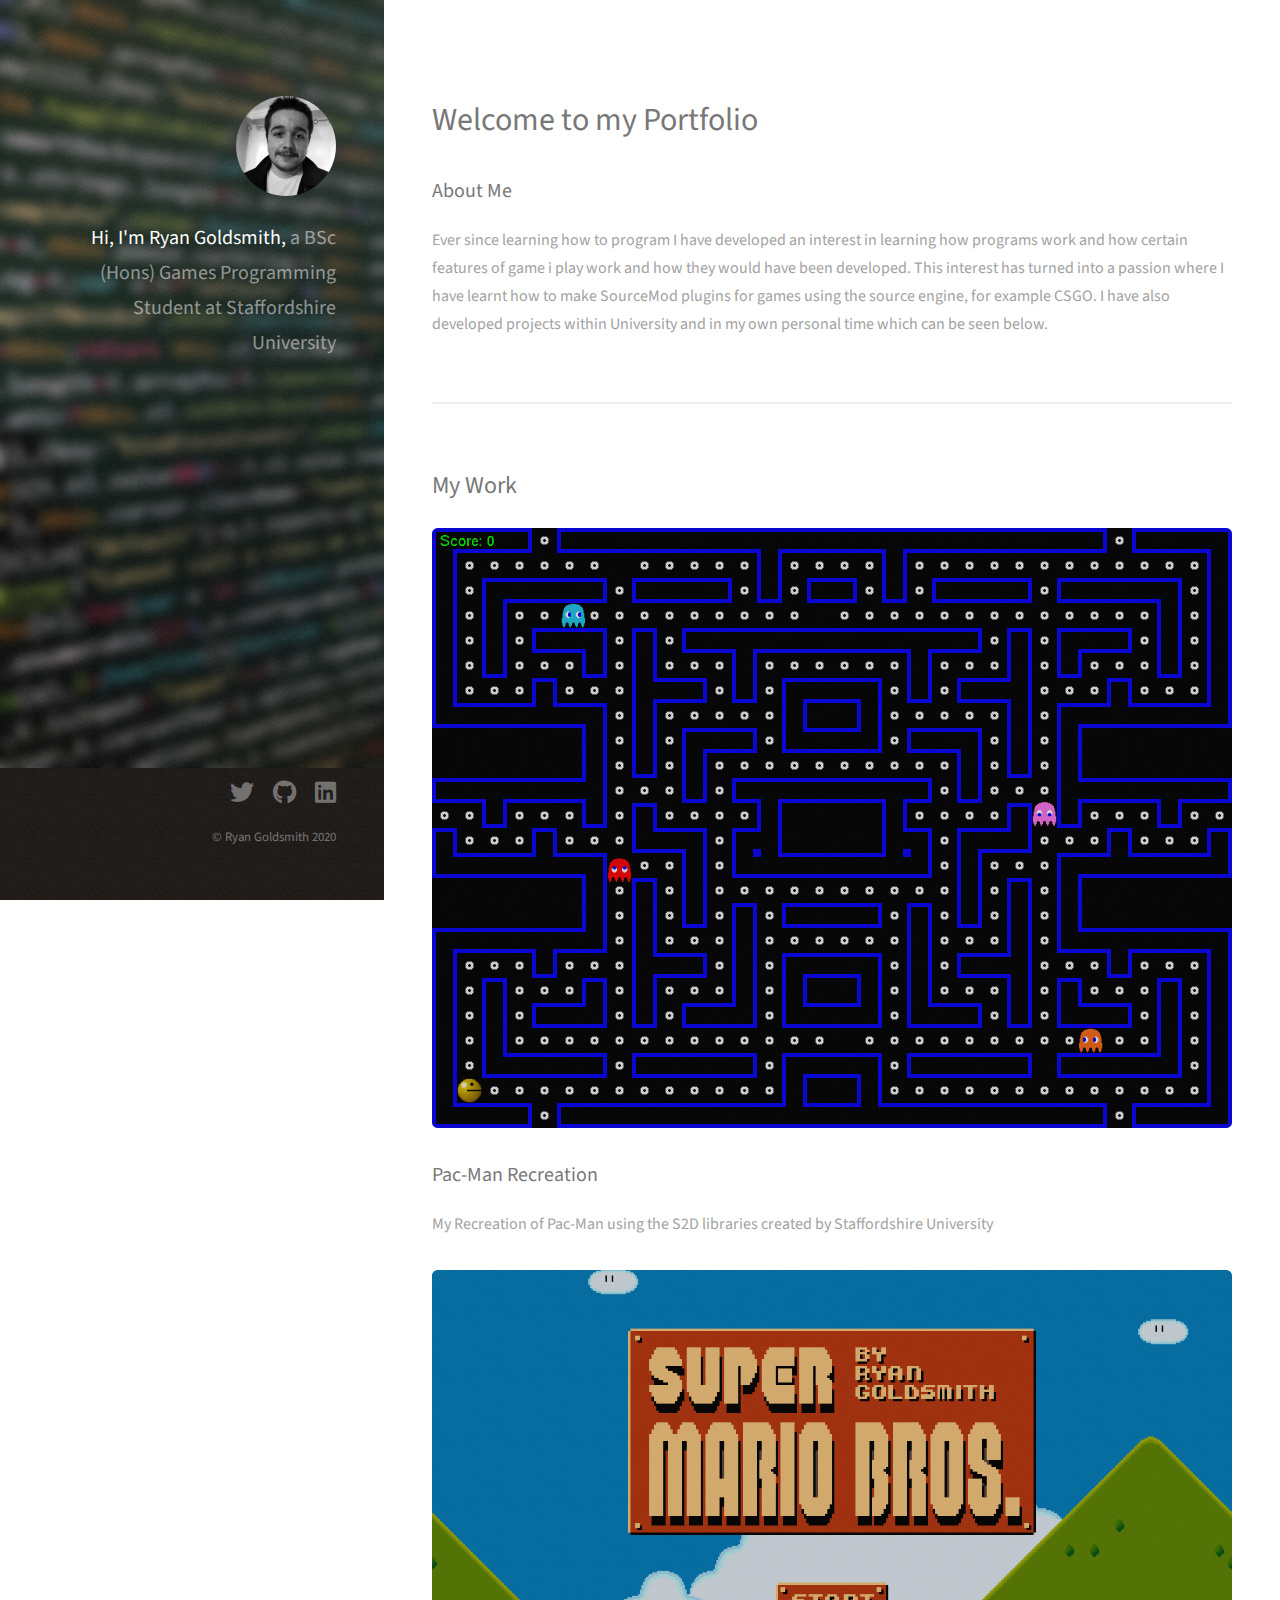
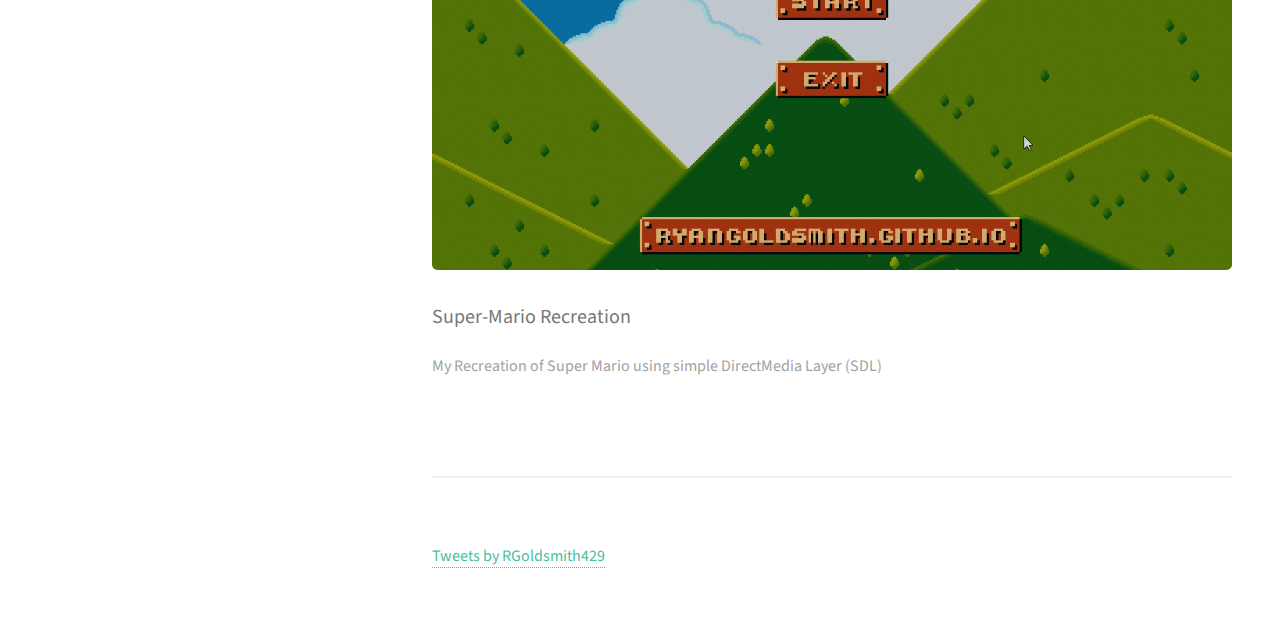
<file: index.html>
<!DOCTYPE HTML>
<!--
	Strata by HTML5 UP
	html5up.net | @ajlkn
	Free for personal and commercial use under the CCA 3.0 license (html5up.net/license)
-->
<html>
	<head>
		<title>Ryan Goldsmith</title>
		<meta charset="utf-8" />
		<meta name="viewport" content="width=device-width, initial-scale=1, user-scalable=no" />
		<link rel="stylesheet" href="assets/css/main.css" />
	</head>
	<body class="is-preload">

		<!-- Header -->
			<header id="header">
				<div class="inner">
					<a href="#" class="image avatar"><img src="images/avatar.jpg" alt="" /></a>
					<h1><strong>Hi, I'm Ryan Goldsmith,</strong> a BSc (Hons) Games Programming Student at Staffordshire University<br /></h1>
				</div>
			</header>

		<!-- Main -->
			<div id="main">

				<!-- One -->
					<section id="one">
						<header class="major">
							<h2>Welcome to my Portfolio</h2>
						</header>
						<h3>About Me</h3>
						<p>Ever since learning how to program I have developed an interest in learning how programs work and how certain features of game i play work and how they would have been developed.
							This interest has turned into a passion where I have learnt how to make SourceMod plugins for games using the source engine, for example CSGO.
							I have also developed projects within University and in my own personal time which can be seen below.</p>
					</section>

				<!-- Two -->
					<section id="two">
						<h2>My Work</h2>
						<div class="row">
							<article class="col-6 col-12-xlarge">
								<a href="Pacman.html" class="image fit thumb"><img src="images/ProjectImages/Pacman.png" alt="" /></a>
								<h3>Pac-Man Recreation</h3>
								<p>My Recreation of Pac-Man using the S2D libraries created by Staffordshire University</p>
							</article>
							<article class="col-6 col-12-xlarge">
								<a href="SuperMario.html" class="image fit thumb"><img src="images/ProjectImages/SuperMario.png" alt="" /></a>
								<h3>Super-Mario Recreation</h3>
								<p>My Recreation of Super Mario using simple DirectMedia Layer (SDL)</p>
							</article>
							<!-- Extra entries
							<article class="col-6 col-12-xsmall work-item">
								<a href="images/fulls/03.jpg" class="image fit thumb"><img src="images/thumbs/03.jpg" alt="" /></a>
								<h3>Tortor metus commodo</h3>
								<p>Lorem ipsum dolor sit amet nisl sed nullam feugiat.</p>
							</article>
							<article class="col-6 col-12-xsmall work-item">
								<a href="images/fulls/04.jpg" class="image fit thumb"><img src="images/thumbs/04.jpg" alt="" /></a>
								<h3>Quam neque phasellus</h3>
								<p>Lorem ipsum dolor sit amet nisl sed nullam feugiat.</p>
							</article>
							<article class="col-6 col-12-xsmall work-item">
								<a href="images/fulls/05.jpg" class="image fit thumb"><img src="images/thumbs/05.jpg" alt="" /></a>
								<h3>Nunc enim commodo aliquet</h3>
								<p>Lorem ipsum dolor sit amet nisl sed nullam feugiat.</p>
							</article>
							<article class="col-6 col-12-xsmall work-item">
								<a href="images/fulls/06.jpg" class="image fit thumb"><img src="images/thumbs/06.jpg" alt="" /></a>
								<h3>Risus ornare lacinia</h3>
								<p>Lorem ipsum dolor sit amet nisl sed nullam feugiat.</p>
							</article>
							<ul class="actions">
								<li><a href="#" class="button">Full Portfolio</a></li>
							</ul>
						-->
						</div>
					</section>

				<!-- Three -->
					<section id="three">
						<a class="twitter-timeline" data-width="width=device-width" data-height="800" data-theme="dark" href="https://twitter.com/RGoldsmith429?ref_src=twsrc%5Etfw">Tweets by RGoldsmith429</a>
						<script async src="https://platform.twitter.com/widgets.js" charset="utf-8"></script>
					</section>

				<!-- Four -->
<!--
					<section id="four">
						<h2>Elements</h2>

						<section>
							<h4>Text</h4>
							<p>This is <b>bold</b> and this is <strong>strong</strong>. This is <i>italic</i> and this is <em>emphasized</em>.
							This is <sup>superscript</sup> text and this is <sub>subscript</sub> text.
							This is <u>underlined</u> and this is code: <code>for (;;) { ... }</code>. Finally, <a href="#">this is a link</a>.</p>
							<hr />
							<header>
								<h4>Heading with a Subtitle</h4>
								<p>Lorem ipsum dolor sit amet nullam id egestas urna aliquam</p>
							</header>
							<p>Nunc lacinia ante nunc ac lobortis. Interdum adipiscing gravida odio porttitor sem non mi integer non faucibus ornare mi ut ante amet placerat aliquet. Volutpat eu sed ante lacinia sapien lorem accumsan varius montes viverra nibh in adipiscing blandit tempus accumsan.</p>
							<header>
								<h5>Heading with a Subtitle</h5>
								<p>Lorem ipsum dolor sit amet nullam id egestas urna aliquam</p>
							</header>
							<p>Nunc lacinia ante nunc ac lobortis. Interdum adipiscing gravida odio porttitor sem non mi integer non faucibus ornare mi ut ante amet placerat aliquet. Volutpat eu sed ante lacinia sapien lorem accumsan varius montes viverra nibh in adipiscing blandit tempus accumsan.</p>
							<hr />
							<h2>Heading Level 2</h2>
							<h3>Heading Level 3</h3>
							<h4>Heading Level 4</h4>
							<h5>Heading Level 5</h5>
							<h6>Heading Level 6</h6>
							<hr />
							<h5>Blockquote</h5>
							<blockquote>Fringilla nisl. Donec accumsan interdum nisi, quis tincidunt felis sagittis eget tempus euismod. Vestibulum ante ipsum primis in faucibus vestibulum. Blandit adipiscing eu felis iaculis volutpat ac adipiscing accumsan faucibus. Vestibulum ante ipsum primis in faucibus lorem ipsum dolor sit amet nullam adipiscing eu felis.</blockquote>
							<h5>Preformatted</h5>
							<pre><code>i = 0;

while (!deck.isInOrder()) {
print 'Iteration ' + i;
deck.shuffle();
i++;
}

print 'It took ' + i + ' iterations to sort the deck.';</code></pre>
						</section>

						<section>
							<h4>Lists</h4>
							<div class="row">
								<div class="col-6 col-12-xsmall">
									<h5>Unordered</h5>
									<ul>
										<li>Dolor pulvinar etiam magna etiam.</li>
										<li>Sagittis adipiscing lorem eleifend.</li>
										<li>Felis enim feugiat dolore viverra.</li>
									</ul>
									<h5>Alternate</h5>
									<ul class="alt">
										<li>Dolor pulvinar etiam magna etiam.</li>
										<li>Sagittis adipiscing lorem eleifend.</li>
										<li>Felis enim feugiat dolore viverra.</li>
									</ul>
								</div>
								<div class="col-6 col-12-xsmall">
									<h5>Ordered</h5>
									<ol>
										<li>Dolor pulvinar etiam magna etiam.</li>
										<li>Etiam vel felis at lorem sed viverra.</li>
										<li>Felis enim feugiat dolore viverra.</li>
										<li>Dolor pulvinar etiam magna etiam.</li>
										<li>Etiam vel felis at lorem sed viverra.</li>
										<li>Felis enim feugiat dolore viverra.</li>
									</ol>
									<h5>Icons</h5>
									<ul class="icons">
										<li><a href="#" class="icon brands fa-twitter"><span class="label">Twitter</span></a></li>
										<li><a href="#" class="icon brands fa-facebook-f"><span class="label">Facebook</span></a></li>
										<li><a href="#" class="icon brands fa-instagram"><span class="label">Instagram</span></a></li>
										<li><a href="#" class="icon brands fa-github"><span class="label">Github</span></a></li>
										<li><a href="#" class="icon brands fa-dribbble"><span class="label">Dribbble</span></a></li>
										<li><a href="#" class="icon brands fa-tumblr"><span class="label">Tumblr</span></a></li>
									</ul>
								</div>
							</div>
							<h5>Actions</h5>
							<ul class="actions">
								<li><a href="#" class="button primary">Default</a></li>
								<li><a href="#" class="button">Default</a></li>
							</ul>
							<ul class="actions small">
								<li><a href="#" class="button primary small">Small</a></li>
								<li><a href="#" class="button small">Small</a></li>
							</ul>
							<div class="row">
								<div class="col-6 col-12-small">
									<ul class="actions stacked">
										<li><a href="#" class="button primary">Default</a></li>
										<li><a href="#" class="button">Default</a></li>
									</ul>
								</div>
								<div class="col-6 col-12-small">
									<ul class="actions stacked">
										<li><a href="#" class="button primary small">Small</a></li>
										<li><a href="#" class="button small">Small</a></li>
									</ul>
								</div>
								<div class="col-6 col-12-small">
									<ul class="actions stacked">
										<li><a href="#" class="button primary fit">Default</a></li>
										<li><a href="#" class="button fit">Default</a></li>
									</ul>
								</div>
								<div class="col-6 col-12-small">
									<ul class="actions stacked">
										<li><a href="#" class="button primary small fit">Small</a></li>
										<li><a href="#" class="button small fit">Small</a></li>
									</ul>
								</div>
							</div>
						</section>

						<section>
							<h4>Table</h4>
							<h5>Default</h5>
							<div class="table-wrapper">
								<table>
									<thead>
										<tr>
											<th>Name</th>
											<th>Description</th>
											<th>Price</th>
										</tr>
									</thead>
									<tbody>
										<tr>
											<td>Item One</td>
											<td>Ante turpis integer aliquet porttitor.</td>
											<td>29.99</td>
										</tr>
										<tr>
											<td>Item Two</td>
											<td>Vis ac commodo adipiscing arcu aliquet.</td>
											<td>19.99</td>
										</tr>
										<tr>
											<td>Item Three</td>
											<td> Morbi faucibus arcu accumsan lorem.</td>
											<td>29.99</td>
										</tr>
										<tr>
											<td>Item Four</td>
											<td>Vitae integer tempus condimentum.</td>
											<td>19.99</td>
										</tr>
										<tr>
											<td>Item Five</td>
											<td>Ante turpis integer aliquet porttitor.</td>
											<td>29.99</td>
										</tr>
									</tbody>
									<tfoot>
										<tr>
											<td colspan="2"></td>
											<td>100.00</td>
										</tr>
									</tfoot>
								</table>
							</div>

							<h5>Alternate</h5>
							<div class="table-wrapper">
								<table class="alt">
									<thead>
										<tr>
											<th>Name</th>
											<th>Description</th>
											<th>Price</th>
										</tr>
									</thead>
									<tbody>
										<tr>
											<td>Item One</td>
											<td>Ante turpis integer aliquet porttitor.</td>
											<td>29.99</td>
										</tr>
										<tr>
											<td>Item Two</td>
											<td>Vis ac commodo adipiscing arcu aliquet.</td>
											<td>19.99</td>
										</tr>
										<tr>
											<td>Item Three</td>
											<td> Morbi faucibus arcu accumsan lorem.</td>
											<td>29.99</td>
										</tr>
										<tr>
											<td>Item Four</td>
											<td>Vitae integer tempus condimentum.</td>
											<td>19.99</td>
										</tr>
										<tr>
											<td>Item Five</td>
											<td>Ante turpis integer aliquet porttitor.</td>
											<td>29.99</td>
										</tr>
									</tbody>
									<tfoot>
										<tr>
											<td colspan="2"></td>
											<td>100.00</td>
										</tr>
									</tfoot>
								</table>
							</div>
						</section>

						<section>
							<h4>Buttons</h4>
							<ul class="actions">
								<li><a href="#" class="button primary">Primary</a></li>
								<li><a href="#" class="button">Default</a></li>
							</ul>
							<ul class="actions">
								<li><a href="#" class="button large">Large</a></li>
								<li><a href="#" class="button">Default</a></li>
								<li><a href="#" class="button small">Small</a></li>
							</ul>
							<ul class="actions fit">
								<li><a href="#" class="button primary fit">Fit</a></li>
								<li><a href="#" class="button fit">Fit</a></li>
							</ul>
							<ul class="actions fit small">
								<li><a href="#" class="button primary fit small">Fit + Small</a></li>
								<li><a href="#" class="button fit small">Fit + Small</a></li>
							</ul>
							<ul class="actions">
								<li><a href="#" class="button primary icon solid fa-download">Icon</a></li>
								<li><a href="#" class="button icon solid fa-download">Icon</a></li>
							</ul>
							<ul class="actions">
								<li><span class="button primary disabled">Primary</span></li>
								<li><span class="button disabled">Default</span></li>
							</ul>
						</section>

						<section>
							<h4>Form</h4>
							<form method="post" action="#">
								<div class="row gtr-uniform gtr-50">
									<div class="col-6 col-12-xsmall">
										<input type="text" name="demo-name" id="demo-name" value="" placeholder="Name" />
									</div>
									<div class="col-6 col-12-xsmall">
										<input type="email" name="demo-email" id="demo-email" value="" placeholder="Email" />
									</div>
									<div class="col-12">
										<select name="demo-category" id="demo-category">
											<option value="">- Category -</option>
											<option value="1">Manufacturing</option>
											<option value="1">Shipping</option>
											<option value="1">Administration</option>
											<option value="1">Human Resources</option>
										</select>
									</div>
									<div class="col-4 col-12-small">
										<input type="radio" id="demo-priority-low" name="demo-priority" checked>
										<label for="demo-priority-low">Low Priority</label>
									</div>
									<div class="col-4 col-12-small">
										<input type="radio" id="demo-priority-normal" name="demo-priority">
										<label for="demo-priority-normal">Normal Priority</label>
									</div>
									<div class="col-4 col-12-small">
										<input type="radio" id="demo-priority-high" name="demo-priority">
										<label for="demo-priority-high">High Priority</label>
									</div>
									<div class="col-6 col-12-small">
										<input type="checkbox" id="demo-copy" name="demo-copy">
										<label for="demo-copy">Email me a copy of this message</label>
									</div>
									<div class="col-6 col-12-small">
										<input type="checkbox" id="demo-human" name="demo-human" checked>
										<label for="demo-human">I am a human and not a robot</label>
									</div>
									<div class="col-12">
										<textarea name="demo-message" id="demo-message" placeholder="Enter your message" rows="6"></textarea>
									</div>
									<div class="col-12">
										<ul class="actions">
											<li><input type="submit" value="Send Message" class="primary" /></li>
											<li><input type="reset" value="Reset" /></li>
										</ul>
									</div>
								</div>
							</form>
						</section>

						<section>
							<h4>Image</h4>
							<h5>Fit</h5>
							<div class="box alt">
								<div class="row gtr-50 gtr-uniform">
									<div class="col-12"><span class="image fit"><img src="images/fulls/05.jpg" alt="" /></span></div>
									<div class="col-4"><span class="image fit"><img src="images/thumbs/01.jpg" alt="" /></span></div>
									<div class="col-4"><span class="image fit"><img src="images/thumbs/02.jpg" alt="" /></span></div>
									<div class="col-4"><span class="image fit"><img src="images/thumbs/03.jpg" alt="" /></span></div>
									<div class="col-4"><span class="image fit"><img src="images/thumbs/04.jpg" alt="" /></span></div>
									<div class="col-4"><span class="image fit"><img src="images/thumbs/05.jpg" alt="" /></span></div>
									<div class="col-4"><span class="image fit"><img src="images/thumbs/06.jpg" alt="" /></span></div>
									<div class="col-4"><span class="image fit"><img src="images/thumbs/03.jpg" alt="" /></span></div>
									<div class="col-4"><span class="image fit"><img src="images/thumbs/02.jpg" alt="" /></span></div>
									<div class="col-4"><span class="image fit"><img src="images/thumbs/01.jpg" alt="" /></span></div>
								</div>
							</div>
							<h5>Left &amp; Right</h5>
							<p><span class="image left"><img src="images/avatar.jpg" alt="" /></span>Fringilla nisl. Donec accumsan interdum nisi, quis tincidunt felis sagittis eget. tempus euismod. Vestibulum ante ipsum primis in faucibus vestibulum. Blandit adipiscing eu felis iaculis volutpat ac adipiscing accumsan eu faucibus. Integer ac pellentesque praesent tincidunt felis sagittis eget. tempus euismod. Vestibulum ante ipsum primis in faucibus vestibulum. Blandit adipiscing eu felis iaculis volutpat ac adipiscing accumsan eu faucibus. Integer ac pellentesque praesent. Donec accumsan interdum nisi, quis tincidunt felis sagittis eget. tempus euismod. Vestibulum ante ipsum primis in faucibus vestibulum. Blandit adipiscing eu felis iaculis volutpat ac adipiscing accumsan eu faucibus. Integer ac pellentesque praesent tincidunt felis sagittis eget. tempus euismod. Vestibulum ante ipsum primis in faucibus vestibulum. Blandit adipiscing eu felis iaculis volutpat ac adipiscing accumsan eu faucibus. Integer ac pellentesque praesent.</p>
							<p><span class="image right"><img src="images/avatar.jpg" alt="" /></span>Fringilla nisl. Donec accumsan interdum nisi, quis tincidunt felis sagittis eget. tempus euismod. Vestibulum ante ipsum primis in faucibus vestibulum. Blandit adipiscing eu felis iaculis volutpat ac adipiscing accumsan eu faucibus. Integer ac pellentesque praesent tincidunt felis sagittis eget. tempus euismod. Vestibulum ante ipsum primis in faucibus vestibulum. Blandit adipiscing eu felis iaculis volutpat ac adipiscing accumsan eu faucibus. Integer ac pellentesque praesent. Donec accumsan interdum nisi, quis tincidunt felis sagittis eget. tempus euismod. Vestibulum ante ipsum primis in faucibus vestibulum. Blandit adipiscing eu felis iaculis volutpat ac adipiscing accumsan eu faucibus. Integer ac pellentesque praesent tincidunt felis sagittis eget. tempus euismod. Vestibulum ante ipsum primis in faucibus vestibulum. Blandit adipiscing eu felis iaculis volutpat ac adipiscing accumsan eu faucibus. Integer ac pellentesque praesent.</p>
						</section>

					</section>


			</div>
-->
		<!-- Footer -->
			<footer id="footer">
				<div class="inner">
					<ul class="icons">
						<li><a href="https://twitter.com/RGoldsmith429" target="_blank" class="icon brands fa-twitter"><span class="label">Twitter</span></a></li>
						<li><a href="https://github.com/ryangoldsmith" target="_blank" class="icon brands fa-github"><span class="label">Github</span></a></li>
						<li><a href="https://www.linkedin.com/in/ryan-goldsmith-5b7974194/" target="_blank" class="icon brands fa-linkedin"><span class="label">Dribbble</span></a></li>
					</ul>
					<ul class="copyright">
						<li>&copy; Ryan Goldsmith 2020</li>
					</ul>
				</div>
			</footer>

		<!-- Scripts -->
			<script src="assets/js/jquery.min.js"></script>
			<script src="assets/js/jquery.poptrox.min.js"></script>
			<script src="assets/js/browser.min.js"></script>
			<script src="assets/js/breakpoints.min.js"></script>
			<script src="assets/js/util.js"></script>
			<script src="assets/js/main.js"></script>

	</body>
</html>
</file>
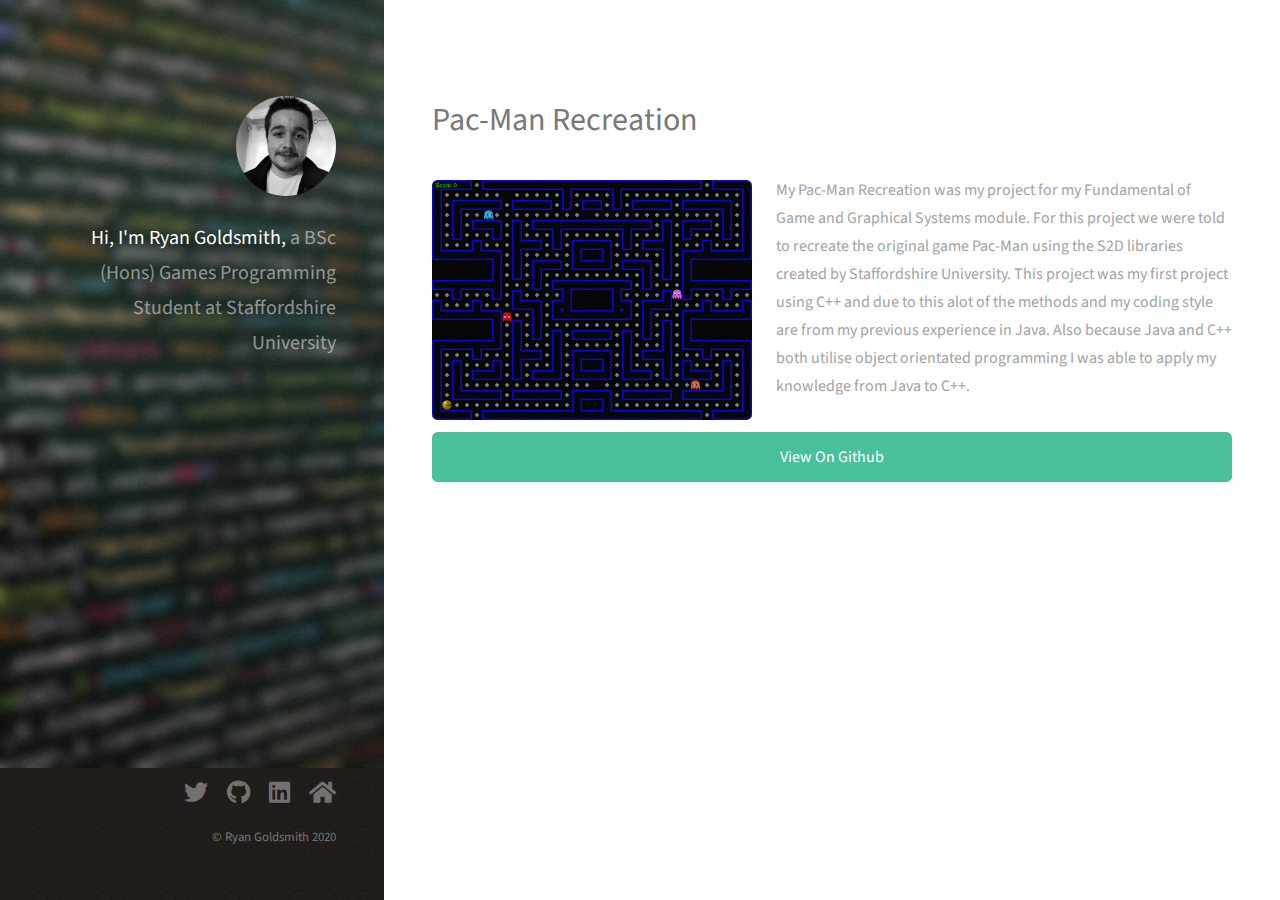
<file: Pacman.html>
<!DOCTYPE HTML>
<!--
	Strata by HTML5 UP
	html5up.net | @ajlkn
	Free for personal and commercial use under the CCA 3.0 license (html5up.net/license)
-->
<html>
	<head>
		<title>Ryan Goldsmith</title>
		<meta charset="utf-8" />
		<meta name="viewport" content="width=device-width, initial-scale=1, user-scalable=no" />
		<link rel="stylesheet" href="assets/css/main.css" />
	</head>
	<body class="is-preload">

		<!-- Header -->
			<header id="header">
				<div class="inner">
					<a href="index.html" class="image avatar"><img src="images/avatar.jpg" alt="" /></a>
					<h1><strong>Hi, I'm Ryan Goldsmith,</strong> a BSc (Hons) Games Programming Student at Staffordshire University<br /></h1>
				</div>
			</header>

		<!-- Main -->
			<div id="main">

				<!-- One -->
					<section id="one">
						<header class="major">
							<h2>Pac-Man Recreation</h2>
						</header>
						<p><span class="image left"><img src="images/ProjectImages/Pacman.png" alt="" /></span>My Pac-Man Recreation was my project for my Fundamental of Game and Graphical Systems module.
						For this project we were told to recreate the original game Pac-Man using the S2D libraries created by Staffordshire University.
						This project was my first project using C++ and due to this alot of the methods and my coding style are from my previous experience in Java.
						Also because Java and C++ both utilise object orientated programming I was able to apply my knowledge from Java to C++.</p>
						<ul class="actions fit">
							<li><a href="https://github.com/ryangoldsmith/Pacman" target="_blank" class="button primary fit">View On Github</a></li>
						</ul>
					</section>
			</div>

		<!-- Footer -->
			<footer id="footer">
				<div class="inner">
					<ul class="icons">
						<li><a href="https://twitter.com/RGoldsmith429" target="_blank" class="icon brands fa-twitter"><span class="label">Twitter</span></a></li>
						<li><a href="https://github.com/ryangoldsmith" target="_blank" class="icon brands fa-github"><span class="label">Github</span></a></li>
						<li><a href="https://www.linkedin.com/in/ryan-goldsmith-5b7974194/" target="_blank" class="icon brands fa-linkedin"><span class="label">LinkedIn</span></a></li>
						<li><a href="index.html" class="icon solid fa-home"><span class="label">Home</span></a></li>

					</ul>
					<ul class="copyright">
						<li>&copy; Ryan Goldsmith 2020</li>
					</ul>
				</div>
			</footer>

		<!-- Scripts -->
			<script src="assets/js/jquery.min.js"></script>
			<script src="assets/js/jquery.poptrox.min.js"></script>
			<script src="assets/js/browser.min.js"></script>
			<script src="assets/js/breakpoints.min.js"></script>
			<script src="assets/js/util.js"></script>
			<script src="assets/js/main.js"></script>

	</body>
</html>
</file>
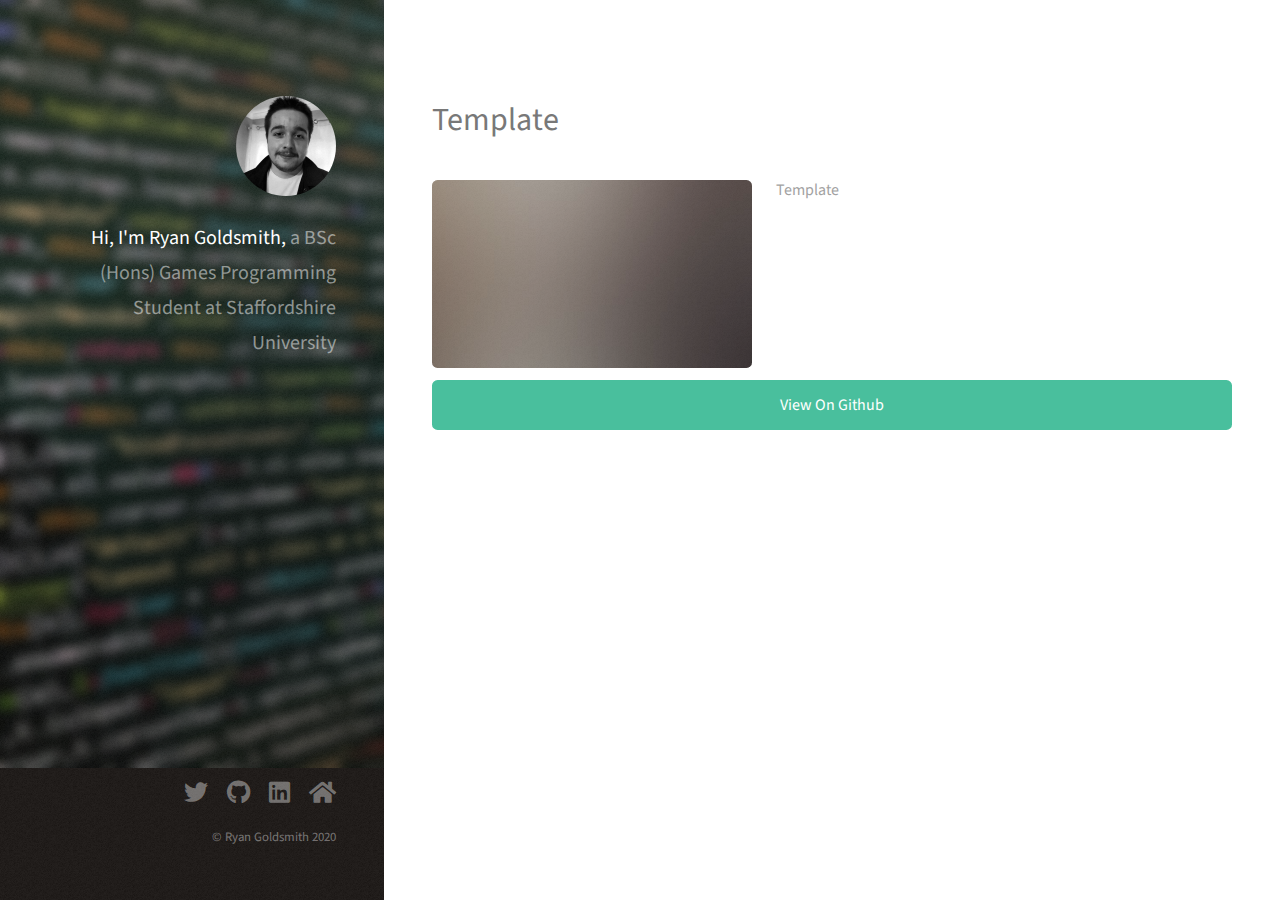
<file: SuperMario.html>
<!DOCTYPE HTML>
<!--
	Strata by HTML5 UP
	html5up.net | @ajlkn
	Free for personal and commercial use under the CCA 3.0 license (html5up.net/license)
-->
<html>
	<head>
		<title>Ryan Goldsmith</title>
		<meta charset="utf-8" />
		<meta name="viewport" content="width=device-width, initial-scale=1, user-scalable=no" />
		<link rel="stylesheet" href="assets/css/main.css" />
	</head>
	<body class="is-preload">

		<!-- Header -->
			<header id="header">
				<div class="inner">
					<a href="index.html" class="image avatar"><img src="images/avatar.jpg" alt="" /></a>
					<h1><strong>Hi, I'm Ryan Goldsmith,</strong> a BSc (Hons) Games Programming Student at Staffordshire University<br /></h1>
				</div>
			</header>

		<!-- Main -->
			<div id="main">

				<!-- One -->
					<section id="one">
						<header class="major">
							<h2>Template</h2>
						</header>
						<p><span class="image left"><img src="images/thumbs/01.jpg" alt="" /></span>Template</p>
						<ul class="actions fit">
							<li><a href="https://github.com/ryangoldsmith/SuperMario" target="_blank" class="button primary fit">View On Github</a></li>
						</ul>
					</section>
			</div>

		<!-- Footer -->
			<footer id="footer">
				<div class="inner">
					<ul class="icons">
						<li><a href="https://twitter.com/RGoldsmith429" target="_blank" class="icon brands fa-twitter"><span class="label">Twitter</span></a></li>
						<li><a href="https://github.com/ryangoldsmith" target="_blank" class="icon brands fa-github"><span class="label">Github</span></a></li>
						<li><a href="https://www.linkedin.com/in/ryan-goldsmith-5b7974194/" target="_blank" class="icon brands fa-linkedin"><span class="label">LinkedIn</span></a></li>
						<li><a href="index.html" class="icon solid fa-home"><span class="label">Home</span></a></li>

					</ul>
					<ul class="copyright">
						<li>&copy; Ryan Goldsmith 2020</li>
					</ul>
				</div>
			</footer>

		<!-- Scripts -->
			<script src="assets/js/jquery.min.js"></script>
			<script src="assets/js/jquery.poptrox.min.js"></script>
			<script src="assets/js/browser.min.js"></script>
			<script src="assets/js/breakpoints.min.js"></script>
			<script src="assets/js/util.js"></script>
			<script src="assets/js/main.js"></script>

	</body>
</html>
</file>
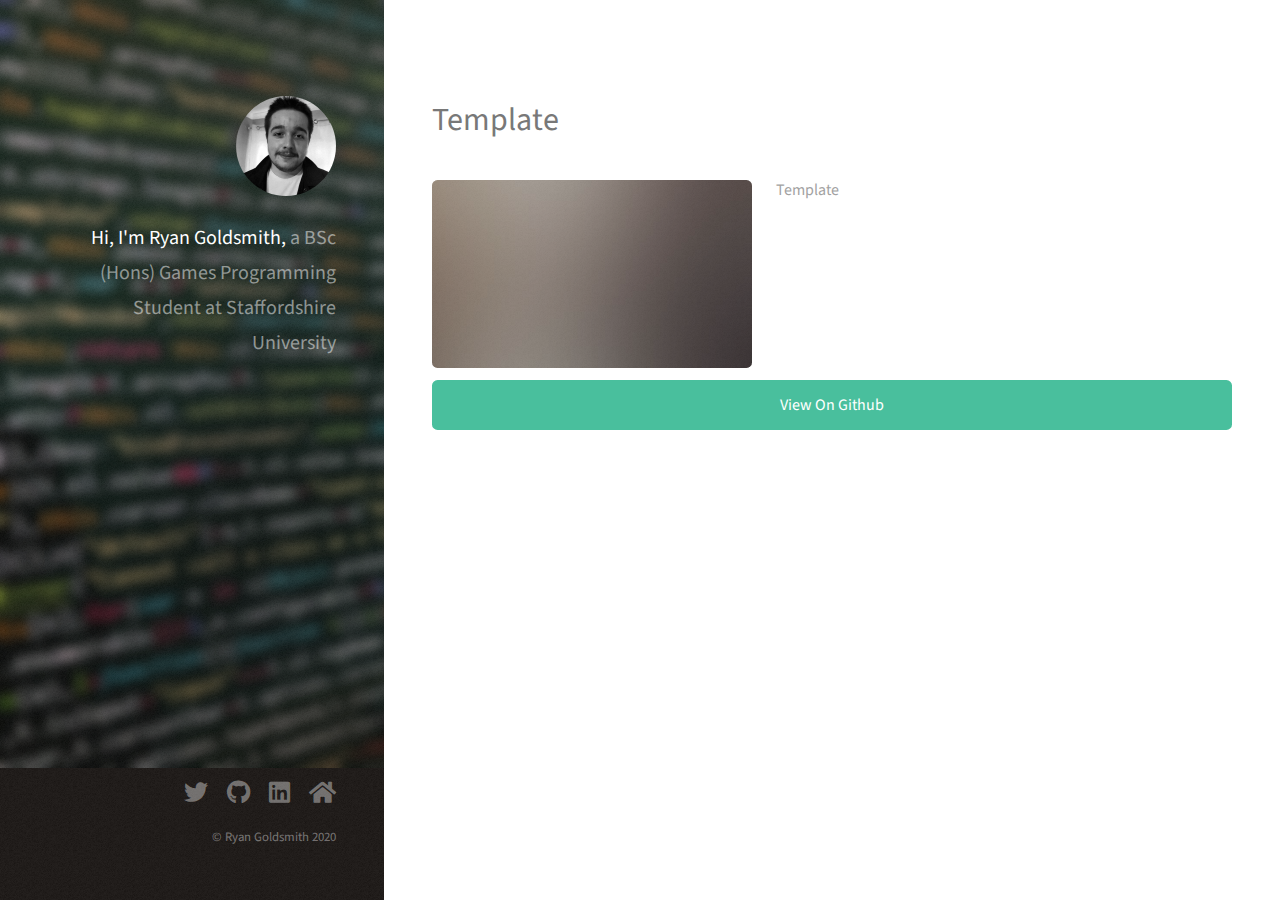
<file: template.html>
<!DOCTYPE HTML>
<!--
	Strata by HTML5 UP
	html5up.net | @ajlkn
	Free for personal and commercial use under the CCA 3.0 license (html5up.net/license)
-->
<html>
	<head>
		<title>Ryan Goldsmith</title>
		<meta charset="utf-8" />
		<meta name="viewport" content="width=device-width, initial-scale=1, user-scalable=no" />
		<link rel="stylesheet" href="assets/css/main.css" />
	</head>
	<body class="is-preload">

		<!-- Header -->
			<header id="header">
				<div class="inner">
					<a href="index.html" class="image avatar"><img src="images/avatar.jpg" alt="" /></a>
					<h1><strong>Hi, I'm Ryan Goldsmith,</strong> a BSc (Hons) Games Programming Student at Staffordshire University<br /></h1>
				</div>
			</header>

		<!-- Main -->
			<div id="main">

				<!-- One -->
					<section id="one">
						<header class="major">
							<h2>Template</h2>
						</header>
						<p><span class="image left"><img src="images/thumbs/01.jpg" alt="" /></span>Template</p>
						<ul class="actions fit">
							<li><a href="https://github.com/ryangoldsmith/Pacman" class="button primary fit">View On Github</a></li>
						</ul>
					</section>
			</div>

		<!-- Footer -->
			<footer id="footer">
				<div class="inner">
					<ul class="icons">
						<li><a href="https://twitter.com/RGoldsmith429" target="_blank" class="icon brands fa-twitter"><span class="label">Twitter</span></a></li>
						<li><a href="https://github.com/ryangoldsmith" target="_blank" class="icon brands fa-github"><span class="label">Github</span></a></li>
						<li><a href="https://www.linkedin.com/in/ryan-goldsmith-5b7974194/" target="_blank" class="icon brands fa-linkedin"><span class="label">LinkedIn</span></a></li>
						<li><a href="index.html" class="icon solid fa-home"><span class="label">Home</span></a></li>

					</ul>
					<ul class="copyright">
						<li>&copy; Ryan Goldsmith 2020</li>
					</ul>
				</div>
			</footer>

		<!-- Scripts -->
			<script src="assets/js/jquery.min.js"></script>
			<script src="assets/js/jquery.poptrox.min.js"></script>
			<script src="assets/js/browser.min.js"></script>
			<script src="assets/js/breakpoints.min.js"></script>
			<script src="assets/js/util.js"></script>
			<script src="assets/js/main.js"></script>

	</body>
</html>
</file>
<file: assets/css/main.css>
@import url("fontawesome-all.min.css");
@import url("https://fonts.googleapis.com/css?family=Source+Sans+Pro:400,400italic");

/*
	Strata by HTML5 UP
	html5up.net | @ajlkn
	Free for personal and commercial use under the CCA 3.0 license (html5up.net/license)
*/

html, body, div, span, applet, object,
iframe, h1, h2, h3, h4, h5, h6, p, blockquote,
pre, a, abbr, acronym, address, big, cite,
code, del, dfn, em, img, ins, kbd, q, s, samp,
small, strike, strong, sub, sup, tt, var, b,
u, i, center, dl, dt, dd, ol, ul, li, fieldset,
form, label, legend, table, caption, tbody,
tfoot, thead, tr, th, td, article, aside,
canvas, details, embed, figure, figcaption,
footer, header, hgroup, menu, nav, output, ruby,
section, summary, time, mark, audio, video {
	margin: 0;
	padding: 0;
	border: 0;
	font-size: 100%;
	font: inherit;
	vertical-align: baseline;}

article, aside, details, figcaption, figure,
footer, header, hgroup, menu, nav, section {
	display: block;}

body {
	line-height: 1;
}

ol, ul {
	list-style: none;
}

blockquote, q {
	quotes: none;
}

	blockquote:before, blockquote:after, q:before, q:after {
		content: '';
		content: none;
	}

table {
	border-collapse: collapse;
	border-spacing: 0;
}

body {
	-webkit-text-size-adjust: none;
}

mark {
	background-color: transparent;
	color: inherit;
}

input::-moz-focus-inner {
	border: 0;
	padding: 0;
}

input, select, textarea {
	-moz-appearance: none;
	-webkit-appearance: none;
	-ms-appearance: none;
	appearance: none;
}

/* Basic */

	html {
		box-sizing: border-box;
	}

	*, *:before, *:after {
		box-sizing: inherit;
	}

	body {
		background: #fff;
	}

		body.is-preload *, body.is-preload *:before, body.is-preload *:after {
			-moz-animation: none !important;
			-webkit-animation: none !important;
			-ms-animation: none !important;
			animation: none !important;
			-moz-transition: none !important;
			-webkit-transition: none !important;
			-ms-transition: none !important;
			transition: none !important;
		}

	body, input, select, textarea {
		color: #a2a2a2;
		font-family: "Source Sans Pro", Helvetica, sans-serif;
		font-size: 16pt;
		font-weight: 400;
		line-height: 1.75em;
	}

	a {
		-moz-transition: color 0.2s ease-in-out, border-color 0.2s ease-in-out;
		-webkit-transition: color 0.2s ease-in-out, border-color 0.2s ease-in-out;
		-ms-transition: color 0.2s ease-in-out, border-color 0.2s ease-in-out;
		transition: color 0.2s ease-in-out, border-color 0.2s ease-in-out;
		border-bottom: dotted 1px;
		color: #49bf9d;
		text-decoration: none;
	}

		a:hover {
			border-bottom-color: transparent;
			color: #49bf9d !important;
			text-decoration: none;
		}

	strong, b {
		color: #787878;
		font-weight: 400;
	}

	em, i {
		font-style: italic;
	}

	p {
		margin: 0 0 2em 0;
	}

	h1, h2, h3, h4, h5, h6 {
		color: #787878;
		font-weight: 400;
		line-height: 1em;
		margin: 0 0 1em 0;
	}

		h1 a, h2 a, h3 a, h4 a, h5 a, h6 a {
			color: inherit;
			text-decoration: none;
		}

	h1 {
		font-size: 2em;
		line-height: 1.5em;
	}

	h2 {
		font-size: 1.5em;
		line-height: 1.5em;
	}

	h3 {
		font-size: 1.25em;
		line-height: 1.5em;
	}

	h4 {
		font-size: 1.1em;
		line-height: 1.5em;
	}

	h5 {
		font-size: 0.9em;
		line-height: 1.5em;
	}

	h6 {
		font-size: 0.7em;
		line-height: 1.5em;
	}

	sub {
		font-size: 0.8em;
		position: relative;
		top: 0.5em;
	}

	sup {
		font-size: 0.8em;
		position: relative;
		top: -0.5em;
	}

	hr {
		border: 0;
		border-bottom: solid 2px #efefef;
		margin: 2em 0;
	}

		hr.major {
			margin: 3em 0;
		}

	blockquote {
		border-left: solid 6px #efefef;
		font-style: italic;
		margin: 0 0 2em 0;
		padding: 0.5em 0 0.5em 1.5em;
	}

	code {
		background: #f7f7f7;
		border-radius: 0.35em;
		border: solid 2px #efefef;
		font-family: "Courier New", monospace;
		font-size: 0.9em;
		margin: 0 0.25em;
		padding: 0.25em 0.65em;
	}

	pre {
		-webkit-overflow-scrolling: touch;
		font-family: "Courier New", monospace;
		font-size: 0.9em;
		margin: 0 0 2em 0;
	}

		pre code {
			display: block;
			line-height: 1.75em;
			padding: 1em 1.5em;
			overflow-x: auto;
		}

	.align-left {
		text-align: left;
	}

	.align-center {
		text-align: center;
	}

	.align-right {
		text-align: right;
	}

/* Container */

	.container {
		margin: 0 auto;
		max-width: calc(100% - 4em);
		width: 100%;
	}

		.container.xsmall {
			width: 25%;
		}

		.container.small {
			width: 50%;
		}

		.container.medium {
			width: 75%;
		}

		.container.large {
			width: 125%;
		}

		.container.xlarge {
			width: 150%;
		}

		.container.max {
			width: 100%;
		}

		@media screen and (max-width: 980px) {

			.container {
				width: 100% !important;
				max-width: 100% !important;
			}

		}

		@media screen and (max-width: 480px) {

			.container {
				max-width: calc(100% - 3em);
			}

		}

/* Row */

	.row {
		display: flex;
		flex-wrap: wrap;
		box-sizing: border-box;
		align-items: stretch;
	}

		.row > * {
			box-sizing: border-box;
		}

		.row.gtr-uniform > * > :last-child {
			margin-bottom: 0;
		}

		.row.aln-left {
			justify-content: flex-start;
		}

		.row.aln-center {
			justify-content: center;
		}

		.row.aln-right {
			justify-content: flex-end;
		}

		.row.aln-top {
			align-items: flex-start;
		}

		.row.aln-middle {
			align-items: center;
		}

		.row.aln-bottom {
			align-items: flex-end;
		}

		.row > .imp {
			order: -1;
		}

		.row > .col-1 {
			width: 8.33333%;
		}

		.row > .off-1 {
			margin-left: 8.33333%;
		}

		.row > .col-2 {
			width: 16.66667%;
		}

		.row > .off-2 {
			margin-left: 16.66667%;
		}

		.row > .col-3 {
			width: 25%;
		}

		.row > .off-3 {
			margin-left: 25%;
		}

		.row > .col-4 {
			width: 33.33333%;
		}

		.row > .off-4 {
			margin-left: 33.33333%;
		}

		.row > .col-5 {
			width: 41.66667%;
		}

		.row > .off-5 {
			margin-left: 41.66667%;
		}

		.row > .col-6 {
			width: 50%;
		}

		.row > .off-6 {
			margin-left: 50%;
		}

		.row > .col-7 {
			width: 58.33333%;
		}

		.row > .off-7 {
			margin-left: 58.33333%;
		}

		.row > .col-8 {
			width: 66.66667%;
		}

		.row > .off-8 {
			margin-left: 66.66667%;
		}

		.row > .col-9 {
			width: 75%;
		}

		.row > .off-9 {
			margin-left: 75%;
		}

		.row > .col-10 {
			width: 83.33333%;
		}

		.row > .off-10 {
			margin-left: 83.33333%;
		}

		.row > .col-11 {
			width: 91.66667%;
		}

		.row > .off-11 {
			margin-left: 91.66667%;
		}

		.row > .col-12 {
			width: 100%;
		}

		.row > .off-12 {
			margin-left: 100%;
		}

		.row.gtr-0 {
			margin-top: 0;
			margin-left: 0em;
		}

			.row.gtr-0 > * {
				padding: 0 0 0 0em;
			}

			.row.gtr-0.gtr-uniform {
				margin-top: 0em;
			}

				.row.gtr-0.gtr-uniform > * {
					padding-top: 0em;
				}

		.row.gtr-25 {
			margin-top: 0;
			margin-left: -0.625em;
		}

			.row.gtr-25 > * {
				padding: 0 0 0 0.625em;
			}

			.row.gtr-25.gtr-uniform {
				margin-top: -0.625em;
			}

				.row.gtr-25.gtr-uniform > * {
					padding-top: 0.625em;
				}

		.row.gtr-50 {
			margin-top: 0;
			margin-left: -1.25em;
		}

			.row.gtr-50 > * {
				padding: 0 0 0 1.25em;
			}

			.row.gtr-50.gtr-uniform {
				margin-top: -1.25em;
			}

				.row.gtr-50.gtr-uniform > * {
					padding-top: 1.25em;
				}

		.row {
			margin-top: 0;
			margin-left: -2.5em;
		}

			.row > * {
				padding: 0 0 0 2.5em;
			}

			.row.gtr-uniform {
				margin-top: -2.5em;
			}

				.row.gtr-uniform > * {
					padding-top: 2.5em;
				}

		.row.gtr-150 {
			margin-top: 0;
			margin-left: -3.75em;
		}

			.row.gtr-150 > * {
				padding: 0 0 0 3.75em;
			}

			.row.gtr-150.gtr-uniform {
				margin-top: -3.75em;
			}

				.row.gtr-150.gtr-uniform > * {
					padding-top: 3.75em;
				}

		.row.gtr-200 {
			margin-top: 0;
			margin-left: -5em;
		}

			.row.gtr-200 > * {
				padding: 0 0 0 5em;
			}

			.row.gtr-200.gtr-uniform {
				margin-top: -5em;
			}

				.row.gtr-200.gtr-uniform > * {
					padding-top: 5em;
				}

		@media screen and (max-width: 1800px) {

			.row {
				display: flex;
				flex-wrap: wrap;
				box-sizing: border-box;
				align-items: stretch;
			}

				.row > * {
					box-sizing: border-box;
				}

				.row.gtr-uniform > * > :last-child {
					margin-bottom: 0;
				}

				.row.aln-left {
					justify-content: flex-start;
				}

				.row.aln-center {
					justify-content: center;
				}

				.row.aln-right {
					justify-content: flex-end;
				}

				.row.aln-top {
					align-items: flex-start;
				}

				.row.aln-middle {
					align-items: center;
				}

				.row.aln-bottom {
					align-items: flex-end;
				}

				.row > .imp-xlarge {
					order: -1;
				}

				.row > .col-1-xlarge {
					width: 8.33333%;
				}

				.row > .off-1-xlarge {
					margin-left: 8.33333%;
				}

				.row > .col-2-xlarge {
					width: 16.66667%;
				}

				.row > .off-2-xlarge {
					margin-left: 16.66667%;
				}

				.row > .col-3-xlarge {
					width: 25%;
				}

				.row > .off-3-xlarge {
					margin-left: 25%;
				}

				.row > .col-4-xlarge {
					width: 33.33333%;
				}

				.row > .off-4-xlarge {
					margin-left: 33.33333%;
				}

				.row > .col-5-xlarge {
					width: 41.66667%;
				}

				.row > .off-5-xlarge {
					margin-left: 41.66667%;
				}

				.row > .col-6-xlarge {
					width: 50%;
				}

				.row > .off-6-xlarge {
					margin-left: 50%;
				}

				.row > .col-7-xlarge {
					width: 58.33333%;
				}

				.row > .off-7-xlarge {
					margin-left: 58.33333%;
				}

				.row > .col-8-xlarge {
					width: 66.66667%;
				}

				.row > .off-8-xlarge {
					margin-left: 66.66667%;
				}

				.row > .col-9-xlarge {
					width: 75%;
				}

				.row > .off-9-xlarge {
					margin-left: 75%;
				}

				.row > .col-10-xlarge {
					width: 83.33333%;
				}

				.row > .off-10-xlarge {
					margin-left: 83.33333%;
				}

				.row > .col-11-xlarge {
					width: 91.66667%;
				}

				.row > .off-11-xlarge {
					margin-left: 91.66667%;
				}

				.row > .col-12-xlarge {
					width: 100%;
				}

				.row > .off-12-xlarge {
					margin-left: 100%;
				}

				.row.gtr-0 {
					margin-top: 0;
					margin-left: 0em;
				}

					.row.gtr-0 > * {
						padding: 0 0 0 0em;
					}

					.row.gtr-0.gtr-uniform {
						margin-top: 0em;
					}

						.row.gtr-0.gtr-uniform > * {
							padding-top: 0em;
						}

				.row.gtr-25 {
					margin-top: 0;
					margin-left: -0.625em;
				}

					.row.gtr-25 > * {
						padding: 0 0 0 0.625em;
					}

					.row.gtr-25.gtr-uniform {
						margin-top: -0.625em;
					}

						.row.gtr-25.gtr-uniform > * {
							padding-top: 0.625em;
						}

				.row.gtr-50 {
					margin-top: 0;
					margin-left: -1.25em;
				}

					.row.gtr-50 > * {
						padding: 0 0 0 1.25em;
					}

					.row.gtr-50.gtr-uniform {
						margin-top: -1.25em;
					}

						.row.gtr-50.gtr-uniform > * {
							padding-top: 1.25em;
						}

				.row {
					margin-top: 0;
					margin-left: -2.5em;
				}

					.row > * {
						padding: 0 0 0 2.5em;
					}

					.row.gtr-uniform {
						margin-top: -2.5em;
					}

						.row.gtr-uniform > * {
							padding-top: 2.5em;
						}

				.row.gtr-150 {
					margin-top: 0;
					margin-left: -3.75em;
				}

					.row.gtr-150 > * {
						padding: 0 0 0 3.75em;
					}

					.row.gtr-150.gtr-uniform {
						margin-top: -3.75em;
					}

						.row.gtr-150.gtr-uniform > * {
							padding-top: 3.75em;
						}

				.row.gtr-200 {
					margin-top: 0;
					margin-left: -5em;
				}

					.row.gtr-200 > * {
						padding: 0 0 0 5em;
					}

					.row.gtr-200.gtr-uniform {
						margin-top: -5em;
					}

						.row.gtr-200.gtr-uniform > * {
							padding-top: 5em;
						}

		}

		@media screen and (max-width: 1280px) {

			.row {
				display: flex;
				flex-wrap: wrap;
				box-sizing: border-box;
				align-items: stretch;
			}

				.row > * {
					box-sizing: border-box;
				}

				.row.gtr-uniform > * > :last-child {
					margin-bottom: 0;
				}

				.row.aln-left {
					justify-content: flex-start;
				}

				.row.aln-center {
					justify-content: center;
				}

				.row.aln-right {
					justify-content: flex-end;
				}

				.row.aln-top {
					align-items: flex-start;
				}

				.row.aln-middle {
					align-items: center;
				}

				.row.aln-bottom {
					align-items: flex-end;
				}

				.row > .imp-large {
					order: -1;
				}

				.row > .col-1-large {
					width: 8.33333%;
				}

				.row > .off-1-large {
					margin-left: 8.33333%;
				}

				.row > .col-2-large {
					width: 16.66667%;
				}

				.row > .off-2-large {
					margin-left: 16.66667%;
				}

				.row > .col-3-large {
					width: 25%;
				}

				.row > .off-3-large {
					margin-left: 25%;
				}

				.row > .col-4-large {
					width: 33.33333%;
				}

				.row > .off-4-large {
					margin-left: 33.33333%;
				}

				.row > .col-5-large {
					width: 41.66667%;
				}

				.row > .off-5-large {
					margin-left: 41.66667%;
				}

				.row > .col-6-large {
					width: 50%;
				}

				.row > .off-6-large {
					margin-left: 50%;
				}

				.row > .col-7-large {
					width: 58.33333%;
				}

				.row > .off-7-large {
					margin-left: 58.33333%;
				}

				.row > .col-8-large {
					width: 66.66667%;
				}

				.row > .off-8-large {
					margin-left: 66.66667%;
				}

				.row > .col-9-large {
					width: 75%;
				}

				.row > .off-9-large {
					margin-left: 75%;
				}

				.row > .col-10-large {
					width: 83.33333%;
				}

				.row > .off-10-large {
					margin-left: 83.33333%;
				}

				.row > .col-11-large {
					width: 91.66667%;
				}

				.row > .off-11-large {
					margin-left: 91.66667%;
				}

				.row > .col-12-large {
					width: 100%;
				}

				.row > .off-12-large {
					margin-left: 100%;
				}

				.row.gtr-0 {
					margin-top: 0;
					margin-left: 0em;
				}

					.row.gtr-0 > * {
						padding: 0 0 0 0em;
					}

					.row.gtr-0.gtr-uniform {
						margin-top: 0em;
					}

						.row.gtr-0.gtr-uniform > * {
							padding-top: 0em;
						}

				.row.gtr-25 {
					margin-top: 0;
					margin-left: -0.5em;
				}

					.row.gtr-25 > * {
						padding: 0 0 0 0.5em;
					}

					.row.gtr-25.gtr-uniform {
						margin-top: -0.5em;
					}

						.row.gtr-25.gtr-uniform > * {
							padding-top: 0.5em;
						}

				.row.gtr-50 {
					margin-top: 0;
					margin-left: -1em;
				}

					.row.gtr-50 > * {
						padding: 0 0 0 1em;
					}

					.row.gtr-50.gtr-uniform {
						margin-top: -1em;
					}

						.row.gtr-50.gtr-uniform > * {
							padding-top: 1em;
						}

				.row {
					margin-top: 0;
					margin-left: -2em;
				}

					.row > * {
						padding: 0 0 0 2em;
					}

					.row.gtr-uniform {
						margin-top: -2em;
					}

						.row.gtr-uniform > * {
							padding-top: 2em;
						}

				.row.gtr-150 {
					margin-top: 0;
					margin-left: -3em;
				}

					.row.gtr-150 > * {
						padding: 0 0 0 3em;
					}

					.row.gtr-150.gtr-uniform {
						margin-top: -3em;
					}

						.row.gtr-150.gtr-uniform > * {
							padding-top: 3em;
						}

				.row.gtr-200 {
					margin-top: 0;
					margin-left: -4em;
				}

					.row.gtr-200 > * {
						padding: 0 0 0 4em;
					}

					.row.gtr-200.gtr-uniform {
						margin-top: -4em;
					}

						.row.gtr-200.gtr-uniform > * {
							padding-top: 4em;
						}

		}

		@media screen and (max-width: 980px) {

			.row {
				display: flex;
				flex-wrap: wrap;
				box-sizing: border-box;
				align-items: stretch;
			}

				.row > * {
					box-sizing: border-box;
				}

				.row.gtr-uniform > * > :last-child {
					margin-bottom: 0;
				}

				.row.aln-left {
					justify-content: flex-start;
				}

				.row.aln-center {
					justify-content: center;
				}

				.row.aln-right {
					justify-content: flex-end;
				}

				.row.aln-top {
					align-items: flex-start;
				}

				.row.aln-middle {
					align-items: center;
				}

				.row.aln-bottom {
					align-items: flex-end;
				}

				.row > .imp-medium {
					order: -1;
				}

				.row > .col-1-medium {
					width: 8.33333%;
				}

				.row > .off-1-medium {
					margin-left: 8.33333%;
				}

				.row > .col-2-medium {
					width: 16.66667%;
				}

				.row > .off-2-medium {
					margin-left: 16.66667%;
				}

				.row > .col-3-medium {
					width: 25%;
				}

				.row > .off-3-medium {
					margin-left: 25%;
				}

				.row > .col-4-medium {
					width: 33.33333%;
				}

				.row > .off-4-medium {
					margin-left: 33.33333%;
				}

				.row > .col-5-medium {
					width: 41.66667%;
				}

				.row > .off-5-medium {
					margin-left: 41.66667%;
				}

				.row > .col-6-medium {
					width: 50%;
				}

				.row > .off-6-medium {
					margin-left: 50%;
				}

				.row > .col-7-medium {
					width: 58.33333%;
				}

				.row > .off-7-medium {
					margin-left: 58.33333%;
				}

				.row > .col-8-medium {
					width: 66.66667%;
				}

				.row > .off-8-medium {
					margin-left: 66.66667%;
				}

				.row > .col-9-medium {
					width: 75%;
				}

				.row > .off-9-medium {
					margin-left: 75%;
				}

				.row > .col-10-medium {
					width: 83.33333%;
				}

				.row > .off-10-medium {
					margin-left: 83.33333%;
				}

				.row > .col-11-medium {
					width: 91.66667%;
				}

				.row > .off-11-medium {
					margin-left: 91.66667%;
				}

				.row > .col-12-medium {
					width: 100%;
				}

				.row > .off-12-medium {
					margin-left: 100%;
				}

				.row.gtr-0 {
					margin-top: 0;
					margin-left: 0em;
				}

					.row.gtr-0 > * {
						padding: 0 0 0 0em;
					}

					.row.gtr-0.gtr-uniform {
						margin-top: 0em;
					}

						.row.gtr-0.gtr-uniform > * {
							padding-top: 0em;
						}

				.row.gtr-25 {
					margin-top: 0;
					margin-left: -0.5em;
				}

					.row.gtr-25 > * {
						padding: 0 0 0 0.5em;
					}

					.row.gtr-25.gtr-uniform {
						margin-top: -0.5em;
					}

						.row.gtr-25.gtr-uniform > * {
							padding-top: 0.5em;
						}

				.row.gtr-50 {
					margin-top: 0;
					margin-left: -1em;
				}

					.row.gtr-50 > * {
						padding: 0 0 0 1em;
					}

					.row.gtr-50.gtr-uniform {
						margin-top: -1em;
					}

						.row.gtr-50.gtr-uniform > * {
							padding-top: 1em;
						}

				.row {
					margin-top: 0;
					margin-left: -2em;
				}

					.row > * {
						padding: 0 0 0 2em;
					}

					.row.gtr-uniform {
						margin-top: -2em;
					}

						.row.gtr-uniform > * {
							padding-top: 2em;
						}

				.row.gtr-150 {
					margin-top: 0;
					margin-left: -3em;
				}

					.row.gtr-150 > * {
						padding: 0 0 0 3em;
					}

					.row.gtr-150.gtr-uniform {
						margin-top: -3em;
					}

						.row.gtr-150.gtr-uniform > * {
							padding-top: 3em;
						}

				.row.gtr-200 {
					margin-top: 0;
					margin-left: -4em;
				}

					.row.gtr-200 > * {
						padding: 0 0 0 4em;
					}

					.row.gtr-200.gtr-uniform {
						margin-top: -4em;
					}

						.row.gtr-200.gtr-uniform > * {
							padding-top: 4em;
						}

		}

		@media screen and (max-width: 736px) {

			.row {
				display: flex;
				flex-wrap: wrap;
				box-sizing: border-box;
				align-items: stretch;
			}

				.row > * {
					box-sizing: border-box;
				}

				.row.gtr-uniform > * > :last-child {
					margin-bottom: 0;
				}

				.row.aln-left {
					justify-content: flex-start;
				}

				.row.aln-center {
					justify-content: center;
				}

				.row.aln-right {
					justify-content: flex-end;
				}

				.row.aln-top {
					align-items: flex-start;
				}

				.row.aln-middle {
					align-items: center;
				}

				.row.aln-bottom {
					align-items: flex-end;
				}

				.row > .imp-small {
					order: -1;
				}

				.row > .col-1-small {
					width: 8.33333%;
				}

				.row > .off-1-small {
					margin-left: 8.33333%;
				}

				.row > .col-2-small {
					width: 16.66667%;
				}

				.row > .off-2-small {
					margin-left: 16.66667%;
				}

				.row > .col-3-small {
					width: 25%;
				}

				.row > .off-3-small {
					margin-left: 25%;
				}

				.row > .col-4-small {
					width: 33.33333%;
				}

				.row > .off-4-small {
					margin-left: 33.33333%;
				}

				.row > .col-5-small {
					width: 41.66667%;
				}

				.row > .off-5-small {
					margin-left: 41.66667%;
				}

				.row > .col-6-small {
					width: 50%;
				}

				.row > .off-6-small {
					margin-left: 50%;
				}

				.row > .col-7-small {
					width: 58.33333%;
				}

				.row > .off-7-small {
					margin-left: 58.33333%;
				}

				.row > .col-8-small {
					width: 66.66667%;
				}

				.row > .off-8-small {
					margin-left: 66.66667%;
				}

				.row > .col-9-small {
					width: 75%;
				}

				.row > .off-9-small {
					margin-left: 75%;
				}

				.row > .col-10-small {
					width: 83.33333%;
				}

				.row > .off-10-small {
					margin-left: 83.33333%;
				}

				.row > .col-11-small {
					width: 91.66667%;
				}

				.row > .off-11-small {
					margin-left: 91.66667%;
				}

				.row > .col-12-small {
					width: 100%;
				}

				.row > .off-12-small {
					margin-left: 100%;
				}

				.row.gtr-0 {
					margin-top: 0;
					margin-left: 0em;
				}

					.row.gtr-0 > * {
						padding: 0 0 0 0em;
					}

					.row.gtr-0.gtr-uniform {
						margin-top: 0em;
					}

						.row.gtr-0.gtr-uniform > * {
							padding-top: 0em;
						}

				.row.gtr-25 {
					margin-top: 0;
					margin-left: -0.375em;
				}

					.row.gtr-25 > * {
						padding: 0 0 0 0.375em;
					}

					.row.gtr-25.gtr-uniform {
						margin-top: -0.375em;
					}

						.row.gtr-25.gtr-uniform > * {
							padding-top: 0.375em;
						}

				.row.gtr-50 {
					margin-top: 0;
					margin-left: -0.75em;
				}

					.row.gtr-50 > * {
						padding: 0 0 0 0.75em;
					}

					.row.gtr-50.gtr-uniform {
						margin-top: -0.75em;
					}

						.row.gtr-50.gtr-uniform > * {
							padding-top: 0.75em;
						}

				.row {
					margin-top: 0;
					margin-left: -1.5em;
				}

					.row > * {
						padding: 0 0 0 1.5em;
					}

					.row.gtr-uniform {
						margin-top: -1.5em;
					}

						.row.gtr-uniform > * {
							padding-top: 1.5em;
						}

				.row.gtr-150 {
					margin-top: 0;
					margin-left: -2.25em;
				}

					.row.gtr-150 > * {
						padding: 0 0 0 2.25em;
					}

					.row.gtr-150.gtr-uniform {
						margin-top: -2.25em;
					}

						.row.gtr-150.gtr-uniform > * {
							padding-top: 2.25em;
						}

				.row.gtr-200 {
					margin-top: 0;
					margin-left: -3em;
				}

					.row.gtr-200 > * {
						padding: 0 0 0 3em;
					}

					.row.gtr-200.gtr-uniform {
						margin-top: -3em;
					}

						.row.gtr-200.gtr-uniform > * {
							padding-top: 3em;
						}

		}

		@media screen and (max-width: 480px) {

			.row {
				display: flex;
				flex-wrap: wrap;
				box-sizing: border-box;
				align-items: stretch;
			}

				.row > * {
					box-sizing: border-box;
				}

				.row.gtr-uniform > * > :last-child {
					margin-bottom: 0;
				}

				.row.aln-left {
					justify-content: flex-start;
				}

				.row.aln-center {
					justify-content: center;
				}

				.row.aln-right {
					justify-content: flex-end;
				}

				.row.aln-top {
					align-items: flex-start;
				}

				.row.aln-middle {
					align-items: center;
				}

				.row.aln-bottom {
					align-items: flex-end;
				}

				.row > .imp-xsmall {
					order: -1;
				}

				.row > .col-1-xsmall {
					width: 8.33333%;
				}

				.row > .off-1-xsmall {
					margin-left: 8.33333%;
				}

				.row > .col-2-xsmall {
					width: 16.66667%;
				}

				.row > .off-2-xsmall {
					margin-left: 16.66667%;
				}

				.row > .col-3-xsmall {
					width: 25%;
				}

				.row > .off-3-xsmall {
					margin-left: 25%;
				}

				.row > .col-4-xsmall {
					width: 33.33333%;
				}

				.row > .off-4-xsmall {
					margin-left: 33.33333%;
				}

				.row > .col-5-xsmall {
					width: 41.66667%;
				}

				.row > .off-5-xsmall {
					margin-left: 41.66667%;
				}

				.row > .col-6-xsmall {
					width: 50%;
				}

				.row > .off-6-xsmall {
					margin-left: 50%;
				}

				.row > .col-7-xsmall {
					width: 58.33333%;
				}

				.row > .off-7-xsmall {
					margin-left: 58.33333%;
				}

				.row > .col-8-xsmall {
					width: 66.66667%;
				}

				.row > .off-8-xsmall {
					margin-left: 66.66667%;
				}

				.row > .col-9-xsmall {
					width: 75%;
				}

				.row > .off-9-xsmall {
					margin-left: 75%;
				}

				.row > .col-10-xsmall {
					width: 83.33333%;
				}

				.row > .off-10-xsmall {
					margin-left: 83.33333%;
				}

				.row > .col-11-xsmall {
					width: 91.66667%;
				}

				.row > .off-11-xsmall {
					margin-left: 91.66667%;
				}

				.row > .col-12-xsmall {
					width: 100%;
				}

				.row > .off-12-xsmall {
					margin-left: 100%;
				}

				.row.gtr-0 {
					margin-top: 0;
					margin-left: 0em;
				}

					.row.gtr-0 > * {
						padding: 0 0 0 0em;
					}

					.row.gtr-0.gtr-uniform {
						margin-top: 0em;
					}

						.row.gtr-0.gtr-uniform > * {
							padding-top: 0em;
						}

				.row.gtr-25 {
					margin-top: 0;
					margin-left: -0.375em;
				}

					.row.gtr-25 > * {
						padding: 0 0 0 0.375em;
					}

					.row.gtr-25.gtr-uniform {
						margin-top: -0.375em;
					}

						.row.gtr-25.gtr-uniform > * {
							padding-top: 0.375em;
						}

				.row.gtr-50 {
					margin-top: 0;
					margin-left: -0.75em;
				}

					.row.gtr-50 > * {
						padding: 0 0 0 0.75em;
					}

					.row.gtr-50.gtr-uniform {
						margin-top: -0.75em;
					}

						.row.gtr-50.gtr-uniform > * {
							padding-top: 0.75em;
						}

				.row {
					margin-top: 0;
					margin-left: -1.5em;
				}

					.row > * {
						padding: 0 0 0 1.5em;
					}

					.row.gtr-uniform {
						margin-top: -1.5em;
					}

						.row.gtr-uniform > * {
							padding-top: 1.5em;
						}

				.row.gtr-150 {
					margin-top: 0;
					margin-left: -2.25em;
				}

					.row.gtr-150 > * {
						padding: 0 0 0 2.25em;
					}

					.row.gtr-150.gtr-uniform {
						margin-top: -2.25em;
					}

						.row.gtr-150.gtr-uniform > * {
							padding-top: 2.25em;
						}

				.row.gtr-200 {
					margin-top: 0;
					margin-left: -3em;
				}

					.row.gtr-200 > * {
						padding: 0 0 0 3em;
					}

					.row.gtr-200.gtr-uniform {
						margin-top: -3em;
					}

						.row.gtr-200.gtr-uniform > * {
							padding-top: 3em;
						}

		}

/* Section/Article */

	section.special, article.special {
		text-align: center;
	}

	header p {
		color: #b2b2b2;
		position: relative;
		margin: 0 0 1.5em 0;
	}

	header h2 + p {
		font-size: 1.25em;
		margin-top: -1em;
		line-height: 1.5em;
	}

	header h3 + p {
		font-size: 1.1em;
		margin-top: -0.8em;
		line-height: 1.5em;
	}

	header h4 + p,
	header h5 + p,
	header h6 + p {
		font-size: 0.9em;
		margin-top: -0.6em;
		line-height: 1.5em;
	}

	header.major h2 {
		font-size: 2em;
	}

/* Form */

	form {
		margin: 0 0 2em 0;
	}

	label {
		color: #787878;
		display: block;
		font-size: 0.9em;
		font-weight: 400;
		margin: 0 0 1em 0;
	}

	input[type="text"],
	input[type="password"],
	input[type="email"],
	select,
	textarea {
		-moz-appearance: none;
		-webkit-appearance: none;
		-ms-appearance: none;
		appearance: none;
		background: #f7f7f7;
		border-radius: 0.35em;
		border: solid 2px transparent;
		color: inherit;
		display: block;
		outline: 0;
		padding: 0 0.75em;
		text-decoration: none;
		width: 100%;
	}

		input[type="text"]:invalid,
		input[type="password"]:invalid,
		input[type="email"]:invalid,
		select:invalid,
		textarea:invalid {
			box-shadow: none;
		}

		input[type="text"]:focus,
		input[type="password"]:focus,
		input[type="email"]:focus,
		select:focus,
		textarea:focus {
			border-color: #49bf9d;
		}

	select {
		background-image: url("data:image/svg+xml;charset=utf8,%3Csvg xmlns='http://www.w3.org/2000/svg' width='40' height='40' preserveAspectRatio='none' viewBox='0 0 40 40'%3E%3Cpath d='M9.4,12.3l10.4,10.4l10.4-10.4c0.2-0.2,0.5-0.4,0.9-0.4c0.3,0,0.6,0.1,0.9,0.4l3.3,3.3c0.2,0.2,0.4,0.5,0.4,0.9 c0,0.4-0.1,0.6-0.4,0.9L20.7,31.9c-0.2,0.2-0.5,0.4-0.9,0.4c-0.3,0-0.6-0.1-0.9-0.4L4.3,17.3c-0.2-0.2-0.4-0.5-0.4-0.9 c0-0.4,0.1-0.6,0.4-0.9l3.3-3.3c0.2-0.2,0.5-0.4,0.9-0.4S9.1,12.1,9.4,12.3z' fill='%23dfdfdf' /%3E%3C/svg%3E");
		background-size: 1.25rem;
		background-repeat: no-repeat;
		background-position: calc(100% - 1rem) center;
		height: 2.75em;
		padding-right: 2.75em;
		text-overflow: ellipsis;
	}

		select option {
			color: #787878;
			background: #fff;
		}

		select:focus::-ms-value {
			background-color: transparent;
		}

		select::-ms-expand {
			display: none;
		}

	input[type="text"],
	input[type="password"],
	input[type="email"],
	select {
		height: 2.75em;
	}

	textarea {
		padding: 0.75em;
	}

	input[type="checkbox"],
	input[type="radio"] {
		-moz-appearance: none;
		-webkit-appearance: none;
		-ms-appearance: none;
		appearance: none;
		display: block;
		float: left;
		margin-right: -2em;
		opacity: 0;
		width: 1em;
		z-index: -1;
	}

		input[type="checkbox"] + label,
		input[type="radio"] + label {
			text-decoration: none;
			color: #a2a2a2;
			cursor: pointer;
			display: inline-block;
			font-size: 1em;
			font-weight: 400;
			padding-left: 2.4em;
			padding-right: 0.75em;
			position: relative;
		}

			input[type="checkbox"] + label:before,
			input[type="radio"] + label:before {
				-moz-osx-font-smoothing: grayscale;
				-webkit-font-smoothing: antialiased;
				display: inline-block;
				font-style: normal;
				font-variant: normal;
				text-rendering: auto;
				line-height: 1;
				text-transform: none !important;
				font-family: 'Font Awesome 5 Free';
				font-weight: 900;
			}

			input[type="checkbox"] + label:before,
			input[type="radio"] + label:before {
				background: #f7f7f7;
				border-radius: 0.35em;
				border: solid 2px transparent;
				content: '';
				display: inline-block;
				font-size: 0.8em;
				height: 2.0625em;
				left: 0;
				line-height: 1.85625em;
				position: absolute;
				text-align: center;
				top: 0;
				width: 2.0625em;
			}

		input[type="checkbox"]:checked + label:before,
		input[type="radio"]:checked + label:before {
			background: #787878;
			border-color: #787878;
			color: #fff;
			content: '\f00c';
		}

		input[type="checkbox"]:focus + label:before,
		input[type="radio"]:focus + label:before {
			border-color: #49bf9d;
		}

	input[type="checkbox"] + label:before {
		border-radius: 0.35em;
	}

	input[type="radio"] + label:before {
		border-radius: 100%;
	}

	::-webkit-input-placeholder {
		color: #b2b2b2 !important;
		opacity: 1.0;
	}

	:-moz-placeholder {
		color: #b2b2b2 !important;
		opacity: 1.0;
	}

	::-moz-placeholder {
		color: #b2b2b2 !important;
		opacity: 1.0;
	}

	:-ms-input-placeholder {
		color: #b2b2b2 !important;
		opacity: 1.0;
	}

/* Box */

	.box {
		border-radius: 0.35em;
		border: solid 2px #efefef;
		margin-bottom: 2em;
		padding: 1.5em;
	}

		.box > :last-child,
		.box > :last-child > :last-child,
		.box > :last-child > :last-child > :last-child {
			margin-bottom: 0;
		}

		.box.alt {
			border: 0;
			border-radius: 0;
			padding: 0;
		}

/* Icon */

	.icon {
		text-decoration: none;
		border-bottom: none;
		position: relative;
	}

		.icon:before {
			-moz-osx-font-smoothing: grayscale;
			-webkit-font-smoothing: antialiased;
			display: inline-block;
			font-style: normal;
			font-variant: normal;
			text-rendering: auto;
			line-height: 1;
			text-transform: none !important;
			font-family: 'Font Awesome 5 Free';
			font-weight: 400;
		}

		.icon > .label {
			display: none;
		}

		.icon:before {
			line-height: inherit;
		}

		.icon.solid:before {
			font-weight: 900;
		}

		.icon.brands:before {
			font-family: 'Font Awesome 5 Brands';
		}

/* Image */

	.image {
		border-radius: 0.35em;
		border: 0;
		display: inline-block;
		position: relative;
	}

		.image:before {
			-moz-transition: opacity 0.2s ease-in-out;
			-webkit-transition: opacity 0.2s ease-in-out;
			-ms-transition: opacity 0.2s ease-in-out;
			transition: opacity 0.2s ease-in-out;
			background: url("images/overlay.png");
			border-radius: 0.35em;
			content: '';
			display: block;
			height: 100%;
			left: 0;
			opacity: 0.5;
			position: absolute;
			top: 0;
			width: 100%;
		}

		.image.thumb {
			text-align: center;
		}

			.image.thumb:after {
				-moz-transition: opacity 0.2s ease-in-out;
				-webkit-transition: opacity 0.2s ease-in-out;
				-ms-transition: opacity 0.2s ease-in-out;
				transition: opacity 0.2s ease-in-out;
				border-radius: 0.35em;
				border: solid 3px rgba(255, 255, 255, 0.5);
				color: #fff;
				content: 'View';
				display: inline-block;
				font-size: 0.8em;
				font-weight: 400;
				left: 50%;
				line-height: 2.25em;
				margin: -1.25em 0 0 -3em;
				opacity: 0;
				padding: 0 1.5em;
				position: absolute;
				text-align: center;
				text-decoration: none;
				top: 50%;
				white-space: nowrap;
			}

			.image.thumb:hover:after {
				opacity: 1.0;
			}

			.image.thumb:hover:before {
				background: url("images/overlay.png"), url("images/overlay.png");
				opacity: 1.0;
			}

		.image img {
			border-radius: 0.35em;
			display: block;
		}

		.image.left {
			float: left;
			margin: 0 1.5em 1em 0;
			top: 0.25em;
		}

		.image.right {
			float: right;
			margin: 0 0 1em 1.5em;
			top: 0.25em;
		}

		.image.left, .image.right {
			max-width: 40%;
		}

			.image.left img, .image.right img {
				width: 100%;
			}

		.image.fit {
			display: block;
			margin: 0 0 2em 0;
			width: 100%;
		}

			.image.fit img {
				width: 100%;
			}

		.image.avatar {
			border-radius: 100%;
		}

			.image.avatar:before {
				display: none;
			}

			.image.avatar img {
				border-radius: 100%;
				width: 100%;
			}

/* List */

	ol {
		list-style: decimal;
		margin: 0 0 2em 0;
		padding-left: 1.25em;
	}

		ol li {
			padding-left: 0.25em;
		}

	ul {
		list-style: disc;
		margin: 0 0 2em 0;
		padding-left: 1em;
	}

		ul li {
			padding-left: 0.5em;
		}

		ul.alt {
			list-style: none;
			padding-left: 0;
		}

			ul.alt li {
				border-top: solid 2px #efefef;
				padding: 0.5em 0;
			}

				ul.alt li:first-child {
					border-top: 0;
					padding-top: 0;
				}

	dl {
		margin: 0 0 2em 0;
	}

/* Icons */

	ul.icons {
		cursor: default;
		list-style: none;
		padding-left: 0;
	}

		ul.icons li {
			display: inline-block;
			padding: 0 1em 0 0;
		}

			ul.icons li:last-child {
				padding-right: 0;
			}

			ul.icons li .icon:before {
				font-size: 1.5em;
			}

/* Labeled Icons */

	ul.labeled-icons {
		list-style: none;
		padding: 0;
	}

		ul.labeled-icons li {
			line-height: 1.75em;
			margin: 1.5em 0 0 0;
			padding-left: 2.25em;
			position: relative;
		}

			ul.labeled-icons li:first-child {
				margin-top: 0;
			}

			ul.labeled-icons li a {
				color: inherit;
			}

			ul.labeled-icons li h3 {
				color: #b2b2b2;
				left: 0;
				position: absolute;
				text-align: center;
				top: 0;
				width: 1em;
			}

/* Actions */

	ul.actions {
		display: -moz-flex;
		display: -webkit-flex;
		display: -ms-flex;
		display: flex;
		cursor: default;
		list-style: none;
		margin-left: -1em;
		padding-left: 0;
	}

		ul.actions li {
			padding: 0 0 0 1em;
			vertical-align: middle;
		}

		ul.actions.special {
			-moz-justify-content: center;
			-webkit-justify-content: center;
			-ms-justify-content: center;
			justify-content: center;
			width: 100%;
			margin-left: 0;
		}

			ul.actions.special li:first-child {
				padding-left: 0;
			}

		ul.actions.stacked {
			-moz-flex-direction: column;
			-webkit-flex-direction: column;
			-ms-flex-direction: column;
			flex-direction: column;
			margin-left: 0;
		}

			ul.actions.stacked li {
				padding: 1.3em 0 0 0;
			}

				ul.actions.stacked li:first-child {
					padding-top: 0;
				}

		ul.actions.fit {
			width: calc(100% + 1em);
		}

			ul.actions.fit li {
				-moz-flex-grow: 1;
				-webkit-flex-grow: 1;
				-ms-flex-grow: 1;
				flex-grow: 1;
				-moz-flex-shrink: 1;
				-webkit-flex-shrink: 1;
				-ms-flex-shrink: 1;
				flex-shrink: 1;
				width: 100%;
			}

				ul.actions.fit li > * {
					width: 100%;
				}

			ul.actions.fit.stacked {
				width: 100%;
			}

		@media screen and (max-width: 480px) {

			ul.actions:not(.fixed) {
				-moz-flex-direction: column;
				-webkit-flex-direction: column;
				-ms-flex-direction: column;
				flex-direction: column;
				margin-left: 0;
				width: 100% !important;
			}

				ul.actions:not(.fixed) li {
					-moz-flex-grow: 1;
					-webkit-flex-grow: 1;
					-ms-flex-grow: 1;
					flex-grow: 1;
					-moz-flex-shrink: 1;
					-webkit-flex-shrink: 1;
					-ms-flex-shrink: 1;
					flex-shrink: 1;
					padding: 1em 0 0 0;
					text-align: center;
					width: 100%;
				}

					ul.actions:not(.fixed) li > * {
						width: 100%;
					}

					ul.actions:not(.fixed) li:first-child {
						padding-top: 0;
					}

					ul.actions:not(.fixed) li input[type="submit"],
					ul.actions:not(.fixed) li input[type="reset"],
					ul.actions:not(.fixed) li input[type="button"],
					ul.actions:not(.fixed) li button,
					ul.actions:not(.fixed) li .button {
						width: 100%;
					}

						ul.actions:not(.fixed) li input[type="submit"].icon:before,
						ul.actions:not(.fixed) li input[type="reset"].icon:before,
						ul.actions:not(.fixed) li input[type="button"].icon:before,
						ul.actions:not(.fixed) li button.icon:before,
						ul.actions:not(.fixed) li .button.icon:before {
							margin-left: -0.5em;
						}

		}

/* Table */

	.table-wrapper {
		-webkit-overflow-scrolling: touch;
		overflow-x: auto;
	}

	table {
		margin: 0 0 2em 0;
		width: 100%;
	}

		table tbody tr {
			border: solid 1px #efefef;
			border-left: 0;
			border-right: 0;
		}

			table tbody tr:nth-child(2n + 1) {
				background-color: #f7f7f7;
			}

		table td {
			padding: 0.75em 0.75em;
		}

		table th {
			color: #787878;
			font-size: 0.9em;
			font-weight: 400;
			padding: 0 0.75em 0.75em 0.75em;
			text-align: left;
		}

		table thead {
			border-bottom: solid 2px #efefef;
		}

		table tfoot {
			border-top: solid 2px #efefef;
		}

		table.alt {
			border-collapse: separate;
		}

			table.alt tbody tr td {
				border: solid 2px #efefef;
				border-left-width: 0;
				border-top-width: 0;
			}

				table.alt tbody tr td:first-child {
					border-left-width: 2px;
				}

			table.alt tbody tr:first-child td {
				border-top-width: 2px;
			}

			table.alt thead {
				border-bottom: 0;
			}

			table.alt tfoot {
				border-top: 0;
			}

/* Button */

	input[type="submit"],
	input[type="reset"],
	input[type="button"],
	.button {
		-moz-appearance: none;
		-webkit-appearance: none;
		-ms-appearance: none;
		appearance: none;
		-moz-transition: background-color 0.2s ease-in-out, color 0.2s ease-in-out, border-color 0.2s ease-in-out;
		-webkit-transition: background-color 0.2s ease-in-out, color 0.2s ease-in-out, border-color 0.2s ease-in-out;
		-ms-transition: background-color 0.2s ease-in-out, color 0.2s ease-in-out, border-color 0.2s ease-in-out;
		transition: background-color 0.2s ease-in-out, color 0.2s ease-in-out, border-color 0.2s ease-in-out;
		background-color: transparent;
		border-radius: 0.35em;
		border: solid 3px #efefef;
		color: #787878 !important;
		cursor: pointer;
		display: inline-block;
		font-weight: 400;
		height: 3.15em;
		height: calc(2.75em + 6px);
		line-height: 2.75em;
		min-width: 10em;
		padding: 0 1.5em;
		text-align: center;
		text-decoration: none;
		white-space: nowrap;
	}

		input[type="submit"]:hover,
		input[type="reset"]:hover,
		input[type="button"]:hover,
		.button:hover {
			border-color: #49bf9d;
			color: #49bf9d !important;
		}

		input[type="submit"]:active,
		input[type="reset"]:active,
		input[type="button"]:active,
		.button:active {
			background-color: rgba(73, 191, 157, 0.1);
			border-color: #49bf9d;
			color: #49bf9d !important;
		}

		input[type="submit"].icon,
		input[type="reset"].icon,
		input[type="button"].icon,
		.button.icon {
			padding-left: 1.35em;
		}

			input[type="submit"].icon:before,
			input[type="reset"].icon:before,
			input[type="button"].icon:before,
			.button.icon:before {
				margin-right: 0.5em;
			}

		input[type="submit"].fit,
		input[type="reset"].fit,
		input[type="button"].fit,
		.button.fit {
			min-width: 0;
			width: 100%;
		}

		input[type="submit"].small,
		input[type="reset"].small,
		input[type="button"].small,
		.button.small {
			font-size: 0.8em;
		}

		input[type="submit"].large,
		input[type="reset"].large,
		input[type="button"].large,
		.button.large {
			font-size: 1.35em;
		}

		input[type="submit"].primary,
		input[type="reset"].primary,
		input[type="button"].primary,
		.button.primary {
			background-color: #49bf9d;
			border-color: #49bf9d;
			color: #ffffff !important;
		}

			input[type="submit"].primary:hover,
			input[type="reset"].primary:hover,
			input[type="button"].primary:hover,
			.button.primary:hover {
				background-color: #5cc6a7;
				border-color: #5cc6a7;
			}

			input[type="submit"].primary:active,
			input[type="reset"].primary:active,
			input[type="button"].primary:active,
			.button.primary:active {
				background-color: #3eb08f;
				border-color: #3eb08f;
			}

		input[type="submit"].disabled, input[type="submit"]:disabled,
		input[type="reset"].disabled,
		input[type="reset"]:disabled,
		input[type="button"].disabled,
		input[type="button"]:disabled,
		.button.disabled,
		.button:disabled {
			background-color: #e7e7e7 !important;
			border-color: #e7e7e7 !important;
			color: #b2b2b2 !important;
			cursor: default;
		}

/* Work Item */

	.work-item {
		margin: 0 0 2em 0;
	}

		.work-item .image {
			margin: 0 0 1.5em 0;
		}

		.work-item h3 {
			font-size: 1em;
			margin: 0 0 0.5em 0;
		}

		.work-item p {
			font-size: 0.8em;
			line-height: 1.5em;
			margin: 0;
		}

/* Header */

	#header {
		display: -moz-flex;
		display: -webkit-flex;
		display: -ms-flex;
		display: flex;
		-moz-flex-direction: column;
		-webkit-flex-direction: column;
		-ms-flex-direction: column;
		flex-direction: column;
		-moz-align-items: -moz-flex-end;
		-webkit-align-items: -webkit-flex-end;
		-ms-align-items: -ms-flex-end;
		align-items: flex-end;
		-moz-justify-content: space-between;
		-webkit-justify-content: space-between;
		-ms-justify-content: space-between;
		justify-content: space-between;
		background-color: #1f1815;
		background-attachment: scroll,								scroll;
		background-image: url("images/overlay.png"), url("../../images/bg.jpg");
		background-position: top left,							top left;
		background-repeat: repeat,								no-repeat;
		background-size: auto,								150%;
		color: rgba(255, 255, 255, 0.5);
		height: 100%;
		left: 0;
		padding: 8em 4em;
		position: fixed;
		text-align: right;
		top: 0;
		width: 35%;
	}

		#header > * {
			-moz-flex-shrink: 0;
			-webkit-flex-shrink: 0;
			-ms-flex-shrink: 0;
			flex-shrink: 0;
			width: 100%;
		}

		#header > .inner {
			-moz-flex-grow: 1;
			-webkit-flex-grow: 1;
			-ms-flex-grow: 1;
			flex-grow: 1;
			margin: 0 0 2em 0;
		}

		#header strong, #header b {
			color: #ffffff;
		}

		#header h2, #header h3, #header h4, #header h5, #header h6 {
			color: #ffffff;
		}

		#header h1 {
			color: rgba(255, 255, 255, 0.5);
			font-size: 1.35em;
			line-height: 1.75em;
			margin: 0;
		}

		#header .image.avatar {
			margin: 0 0 1em 0;
			width: 6.25em;
		}

/* Footer */

	#footer .icons {
		margin: 1em 0 0 0;
	}

		#footer .icons a {
			color: rgba(255, 255, 255, 0.4);
		}

	#footer .copyright {
		color: rgba(255, 255, 255, 0.4);
		font-size: 0.8em;
		list-style: none;
		margin: 1em 0 0 0;
		padding: 0;
	}

		#footer .copyright li {
			border-left: solid 1px rgba(255, 255, 255, 0.25);
			display: inline-block;
			line-height: 1em;
			margin-left: 0.75em;
			padding-left: 0.75em;
		}

			#footer .copyright li:first-child {
				border-left: 0;
				margin-left: 0;
				padding-left: 0;
			}

			#footer .copyright li a {
				color: inherit;
			}

/* Main */

	#main {
		margin-left: 35%;
		max-width: 54em;
		padding: 8em 4em 4em 4em;
		width: calc(100% - 35%);
	}

		#main > section {
			border-top: solid 2px #efefef;
			margin: 4em 0 0 0;
			padding: 4em 0 0 0;
		}

			#main > section:first-child {
				border-top: 0;
				margin-top: 0;
				padding-top: 0;
			}

/* Poptrox */

	@-moz-keyframes spin {
		0% {
			-moz-transform: rotate(0deg);
			-webkit-transform: rotate(0deg);
			-ms-transform: rotate(0deg);
			transform: rotate(0deg);
		}

		100% {
			-moz-transform: rotate(360deg);
			-webkit-transform: rotate(360deg);
			-ms-transform: rotate(360deg);
			transform: rotate(360deg);
		}
	}

	@-webkit-keyframes spin {
		0% {
			-moz-transform: rotate(0deg);
			-webkit-transform: rotate(0deg);
			-ms-transform: rotate(0deg);
			transform: rotate(0deg);
		}

		100% {
			-moz-transform: rotate(360deg);
			-webkit-transform: rotate(360deg);
			-ms-transform: rotate(360deg);
			transform: rotate(360deg);
		}
	}

	@-ms-keyframes spin {
		0% {
			-moz-transform: rotate(0deg);
			-webkit-transform: rotate(0deg);
			-ms-transform: rotate(0deg);
			transform: rotate(0deg);
		}

		100% {
			-moz-transform: rotate(360deg);
			-webkit-transform: rotate(360deg);
			-ms-transform: rotate(360deg);
			transform: rotate(360deg);
		}
	}

	@keyframes spin {
		0% {
			-moz-transform: rotate(0deg);
			-webkit-transform: rotate(0deg);
			-ms-transform: rotate(0deg);
			transform: rotate(0deg);
		}

		100% {
			-moz-transform: rotate(360deg);
			-webkit-transform: rotate(360deg);
			-ms-transform: rotate(360deg);
			transform: rotate(360deg);
		}
	}

	.poptrox-popup {
		-moz-box-sizing: content-box;
		-webkit-box-sizing: content-box;
		-ms-box-sizing: content-box;
		box-sizing: content-box;
		-webkit-tap-highlight-color: rgba(255, 255, 255, 0);
		background: #fff;
		border-radius: 0.35em;
		box-shadow: 0 0.1em 0.15em 0 rgba(0, 0, 0, 0.15);
		overflow: hidden;
		padding-bottom: 3em;
	}

		.poptrox-popup .loader {
			text-decoration: none;
			-moz-animation: spin 1s linear infinite;
			-webkit-animation: spin 1s linear infinite;
			-ms-animation: spin 1s linear infinite;
			animation: spin 1s linear infinite;
			font-size: 1.5em;
			height: 1em;
			left: 50%;
			line-height: 1em;
			margin: -0.5em 0 0 -0.5em;
			position: absolute;
			top: 50%;
			width: 1em;
		}

			.poptrox-popup .loader:before {
				-moz-osx-font-smoothing: grayscale;
				-webkit-font-smoothing: antialiased;
				display: inline-block;
				font-style: normal;
				font-variant: normal;
				text-rendering: auto;
				line-height: 1;
				text-transform: none !important;
				font-family: 'Font Awesome 5 Free';
				font-weight: 900;
			}

			.poptrox-popup .loader:before {
				content: '\f1ce';
			}

		.poptrox-popup .caption {
			background: #fff;
			bottom: 0;
			cursor: default;
			font-size: 0.9em;
			height: 3em;
			left: 0;
			line-height: 2.8em;
			position: absolute;
			text-align: center;
			width: 100%;
			z-index: 1;
		}

		.poptrox-popup .nav-next,
		.poptrox-popup .nav-previous {
			text-decoration: none;
			-moz-transition: opacity 0.2s ease-in-out;
			-webkit-transition: opacity 0.2s ease-in-out;
			-ms-transition: opacity 0.2s ease-in-out;
			transition: opacity 0.2s ease-in-out;
			-webkit-tap-highlight-color: rgba(255, 255, 255, 0);
			background: rgba(0, 0, 0, 0.01);
			cursor: pointer;
			height: 100%;
			opacity: 0;
			position: absolute;
			top: 0;
			width: 50%;
		}

			.poptrox-popup .nav-next:before,
			.poptrox-popup .nav-previous:before {
				-moz-osx-font-smoothing: grayscale;
				-webkit-font-smoothing: antialiased;
				display: inline-block;
				font-style: normal;
				font-variant: normal;
				text-rendering: auto;
				line-height: 1;
				text-transform: none !important;
				font-family: 'Font Awesome 5 Free';
				font-weight: 900;
			}

			.poptrox-popup .nav-next:before,
			.poptrox-popup .nav-previous:before {
				color: #fff;
				font-size: 2.5em;
				height: 1em;
				line-height: 1em;
				margin-top: -0.75em;
				position: absolute;
				text-align: center;
				top: 50%;
				width: 1.5em;
			}

		.poptrox-popup .nav-next {
			right: 0;
		}

			.poptrox-popup .nav-next:before {
				content: '\f105';
				right: 0;
			}

		.poptrox-popup .nav-previous {
			left: 0;
		}

			.poptrox-popup .nav-previous:before {
				content: '\f104';
				left: 0;
			}

		.poptrox-popup .closer {
			text-decoration: none;
			-moz-transition: opacity 0.2s ease-in-out;
			-webkit-transition: opacity 0.2s ease-in-out;
			-ms-transition: opacity 0.2s ease-in-out;
			transition: opacity 0.2s ease-in-out;
			-webkit-tap-highlight-color: rgba(255, 255, 255, 0);
			color: #fff;
			height: 4em;
			line-height: 4em;
			opacity: 0;
			position: absolute;
			right: 0;
			text-align: center;
			top: 0;
			width: 4em;
			z-index: 2;
		}

			.poptrox-popup .closer:before {
				-moz-osx-font-smoothing: grayscale;
				-webkit-font-smoothing: antialiased;
				display: inline-block;
				font-style: normal;
				font-variant: normal;
				text-rendering: auto;
				line-height: 1;
				text-transform: none !important;
				font-family: 'Font Awesome 5 Free';
				font-weight: 900;
			}

			.poptrox-popup .closer:before {
				-moz-box-sizing: content-box;
				-webkit-box-sizing: content-box;
				-ms-box-sizing: content-box;
				box-sizing: content-box;
				border-radius: 100%;
				border: solid 3px rgba(255, 255, 255, 0.5);
				content: '\f00d';
				display: block;
				font-size: 1em;
				height: 1.75em;
				left: 50%;
				line-height: 1.75em;
				margin: -0.875em 0 0 -0.875em;
				position: absolute;
				top: 50%;
				width: 1.75em;
			}

		.poptrox-popup:hover .nav-next,
		.poptrox-popup:hover .nav-previous {
			opacity: 0.5;
		}

			.poptrox-popup:hover .nav-next:hover,
			.poptrox-popup:hover .nav-previous:hover {
				opacity: 1.0;
			}

		.poptrox-popup:hover .closer {
			opacity: 0.5;
		}

			.poptrox-popup:hover .closer:hover {
				opacity: 1.0;
			}

/* Touch */

	body.is-touch .image.thumb:before {
		opacity: 0.5 !important;
	}

	body.is-touch .image.thumb:after {
		display: none !important;
	}

	body.is-touch #header {
		background-attachment: scroll;
		background-size: auto, cover;
	}

	body.is-touch .poptrox-popup .nav-next,
	body.is-touch .poptrox-popup .nav-previous,
	body.is-touch .poptrox-popup .closer {
		opacity: 1.0 !important;
	}

/* XLarge */

	@media screen and (max-width: 1800px) {

		/* Basic */

			body, input, select, textarea {
				font-size: 12pt;
			}

	}

/* Large */

	@media screen and (max-width: 1280px) {

		/* Header */

			#header {
				padding: 6em 3em 3em 3em;
				width: 30%;
			}

				#header h1 {
					font-size: 1.25em;
				}

					#header h1 br {
						display: none;
					}

				#header > .inner {
					margin-bottom: 0;
				}

		/* Footer */

			#footer .copyright li {
				border-left-width: 0;
				display: block;
				line-height: 2.25em;
				margin-left: 0;
				padding-left: 0;
			}

		/* Main */

			#main {
				margin-left: 30%;
				max-width: none;
				padding: 6em 3em 3em 3em;
				width: calc(100% - 30%);
			}

	}

/* Medium */

	@media screen and (max-width: 980px) {

		/* Basic */

			h1 br, h2 br, h3 br, h4 br, h5 br, h6 br {
				display: none;
			}

		/* List */

			ul.icons li .icon {
				font-size: 1.25em;
			}

		/* Header */

			#header {
				background-attachment: scroll;
				background-position: top left, center center;
				background-size: auto,		cover;
				left: auto;
				padding: 6em 4em;
				position: relative;
				text-align: center;
				top: auto;
				width: 100%;
				display: block;
			}

				#header h1 {
					font-size: 1.75em;
				}

					#header h1 br {
						display: inline;
					}

		/* Footer */

			#footer {
				background-attachment: scroll;
				background-color: #1f1815;
				background-image: url("images/overlay.png"), url("../../images/bg.jpg");
				background-position: top left,						bottom center;
				background-repeat: repeat,							no-repeat;
				background-size: auto,							cover;
				bottom: auto;
				left: auto;
				padding: 4em 4em 6em 4em;
				position: relative;
				text-align: center;
				width: 100%;
			}

				#footer .icons {
					margin: 0 0 1em 0;
				}

				#footer .copyright {
					margin: 0 0 1em 0;
				}

					#footer .copyright li {
						border-left-width: 1px;
						display: inline-block;
						line-height: 1em;
						margin-left: 0.75em;
						padding-left: 0.75em;
					}

		/* Main */

			#main {
				margin: 0;
				padding: 6em 4em;
				width: 100%;
			}

	}

/* Small */

	@media screen and (max-width: 736px) {

		/* Basic */

			h1 {
				font-size: 1.5em;
			}

			h2 {
				font-size: 1.2em;
			}

			h3 {
				font-size: 1em;
			}

		/* Section/Article */

			section.special, article.special {
				text-align: center;
			}

			header.major h2 {
				font-size: 1.35em;
			}

		/* List */

			ul.labeled-icons li {
				padding-left: 2em;
			}

				ul.labeled-icons li h3 {
					line-height: 1.75em;
				}

		/* Header */

			#header {
				padding: 2.25em 1.5em;
			}

				#header h1 {
					font-size: 1.35em;
				}

		/* Footer */

			#footer {
				padding: 2.25em 1.5em;
			}

		/* Main */

			#main {
				padding: 2.25em 1.5em 0.25em 1.5em;
			}

				#main > section {
					margin: 2.25em 0 0 0;
					padding: 2.25em 0 0 0;
				}

		/* Poptrox */

			.poptrox-popup {
				border-radius: 0;
			}

				.poptrox-popup .nav-next:before,
				.poptrox-popup .nav-previous:before {
					margin-top: -1em;
				}

	}

/* XSmall */

	@media screen and (max-width: 480px) {

		/* Header */

			#header {
				padding: 4.5em 1.5em;
			}

				#header h1 br {
					display: none;
				}

		/* Footer */

			#footer .copyright li {
				border-left-width: 0;
				display: block;
				line-height: 2.25em;
				margin-left: 0;
				padding-left: 0;
			}

	}
</file>
